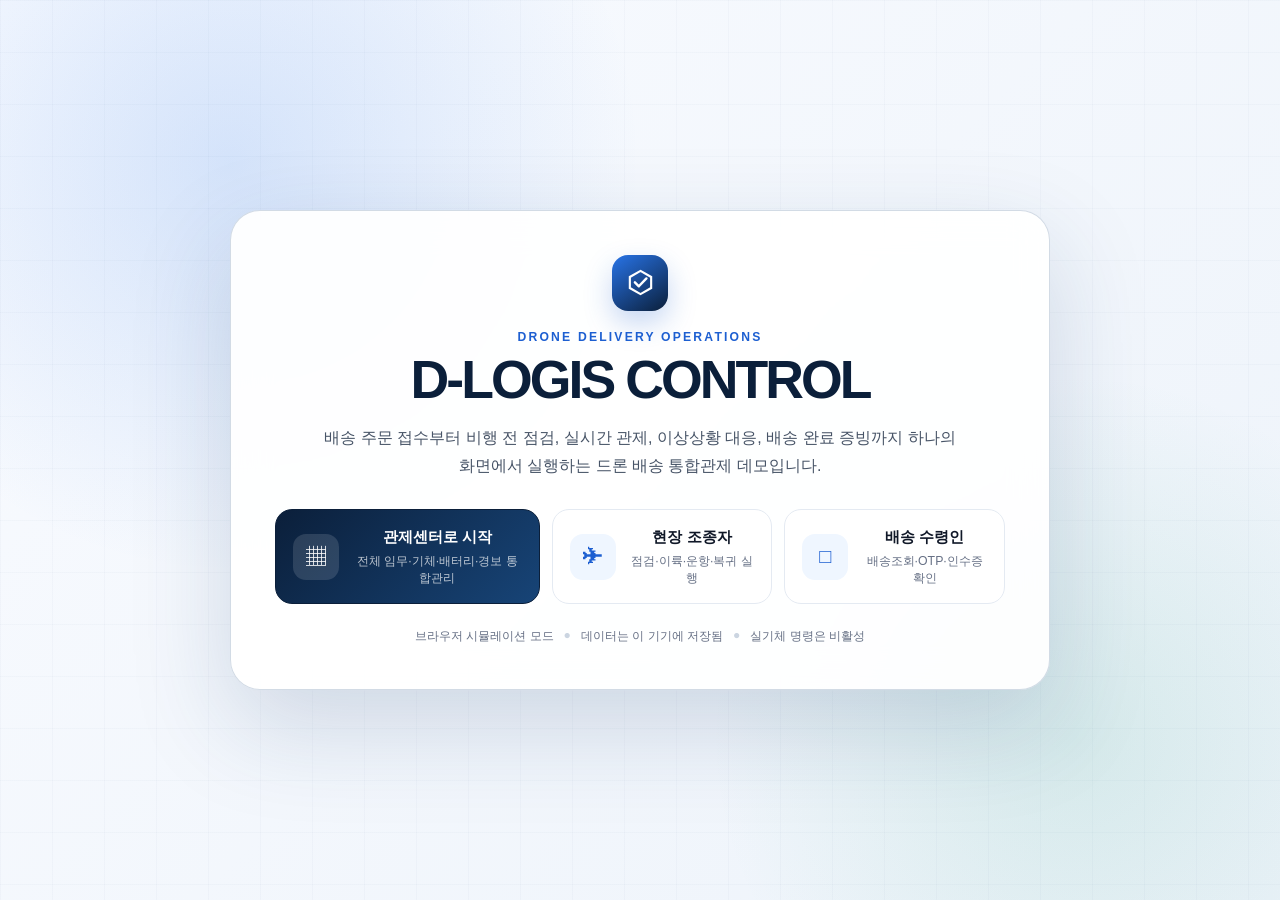
<file: index.html>
<!doctype html>
<html lang="ko">
<head>
  <meta charset="utf-8">
  <meta name="viewport" content="width=device-width,initial-scale=1,viewport-fit=cover">
  <meta name="theme-color" content="#0b1f3a">
  <meta name="description" content="드론 배송 임무·기체·배터리·안전경보·배송증빙 통합관제 웹앱">
  <title>D-LOGIS CONTROL · 드론 배송 통합관제</title>
  <link rel="manifest" href="./manifest.webmanifest">
  <link rel="icon" href="./app-icon.svg" type="image/svg+xml">
  <link rel="stylesheet" href="./styles.css">
  <link rel="stylesheet" href="./design-tokens.css">
  <link rel="stylesheet" href="./flow-sync.css">
  <link rel="stylesheet" href="./stagebar-ux.css">
  <link rel="stylesheet" href="./system-consistency.css">
  <link rel="stylesheet" href="./data-quality.css">
  <link rel="stylesheet" href="./modal-actions-fix.css">
  <link rel="stylesheet" href="./drone-detail-ux.css">
  <link rel="stylesheet" href="./asset-visuals.css">
  <link rel="stylesheet" href="./preflight-verification.css">
  <link rel="stylesheet" href="./operations-map.css">
  <link rel="stylesheet" href="./inline-live-map.css">
  <link rel="stylesheet" href="./map-resilience.css">
  <link rel="stylesheet" href="./excel-report.css">
  <link rel="stylesheet" href="./agency-report.css">
  <link rel="stylesheet" href="./responsive-layout.css">
  <link rel="stylesheet" href="./workspace-layout.css">
  <link rel="stylesheet" href="./notification-lifecycle.css">
  <link rel="stylesheet" href="./mission-repeat.css">
  <link rel="stylesheet" href="./maintenance-clearance.css">
</head>
<body>
  <div id="app"></div>
  <div id="modal-root"></div>
  <div id="toast-root" aria-live="polite"></div>
  <script src="./core.js" defer></script>
  <script src="./views.js" defer></script>
  <script src="./app.js" defer></script>
  <script src="./flow-sync-core.js" defer></script>
  <script src="./stage-sequence-fix.js" defer></script>
  <script src="./flow-sync-views.js" defer></script>
  <script src="./stagebar-ux.js" defer></script>
  <script src="./system-consistency.js" defer></script>
  <script src="./data-quality.js" defer></script>
  <script src="./precision-runtime.js" defer></script>
  <script src="./view-alias-fix.js" defer></script>
  <script src="./asset-visuals.js" defer></script>
  <script src="./preflight-verification.js" defer></script>
  <script src="./operations-map.js" defer></script>
  <script src="./map-resilience.js" defer></script>
  <script src="./inline-live-map.js" defer></script>
  <script src="./flow-sync-events.js" defer></script>
  <script src="./drone-detail-ux.js" defer></script>
  <script src="./modal-actions-fix.js" defer></script>
  <script src="./excel-report.js" defer></script>
  <script src="./layout-optimizer.js" defer></script>
  <script src="./report-observer-guard.js" defer></script>
  <script src="./agency-report.js" defer></script>
  <script src="./report-observer-release.js" defer></script>
  <script src="./button-stability.js" defer></script>
  <script src="./unified-report-mode.js" defer></script>
  <script src="./stable-report-controls.js" defer></script>
  <script src="./notification-lifecycle.js" defer></script>
  <script src="./interaction-stability.js" defer></script>
  <script src="./mission-repeat.js" defer></script>
  <script src="./mission-map-sync.js" defer></script>
  <script src="./maintenance-clearance.js" defer></script>
  <script src="./maintenance-view-integration.js" defer></script>
</body>
</html>
</file>
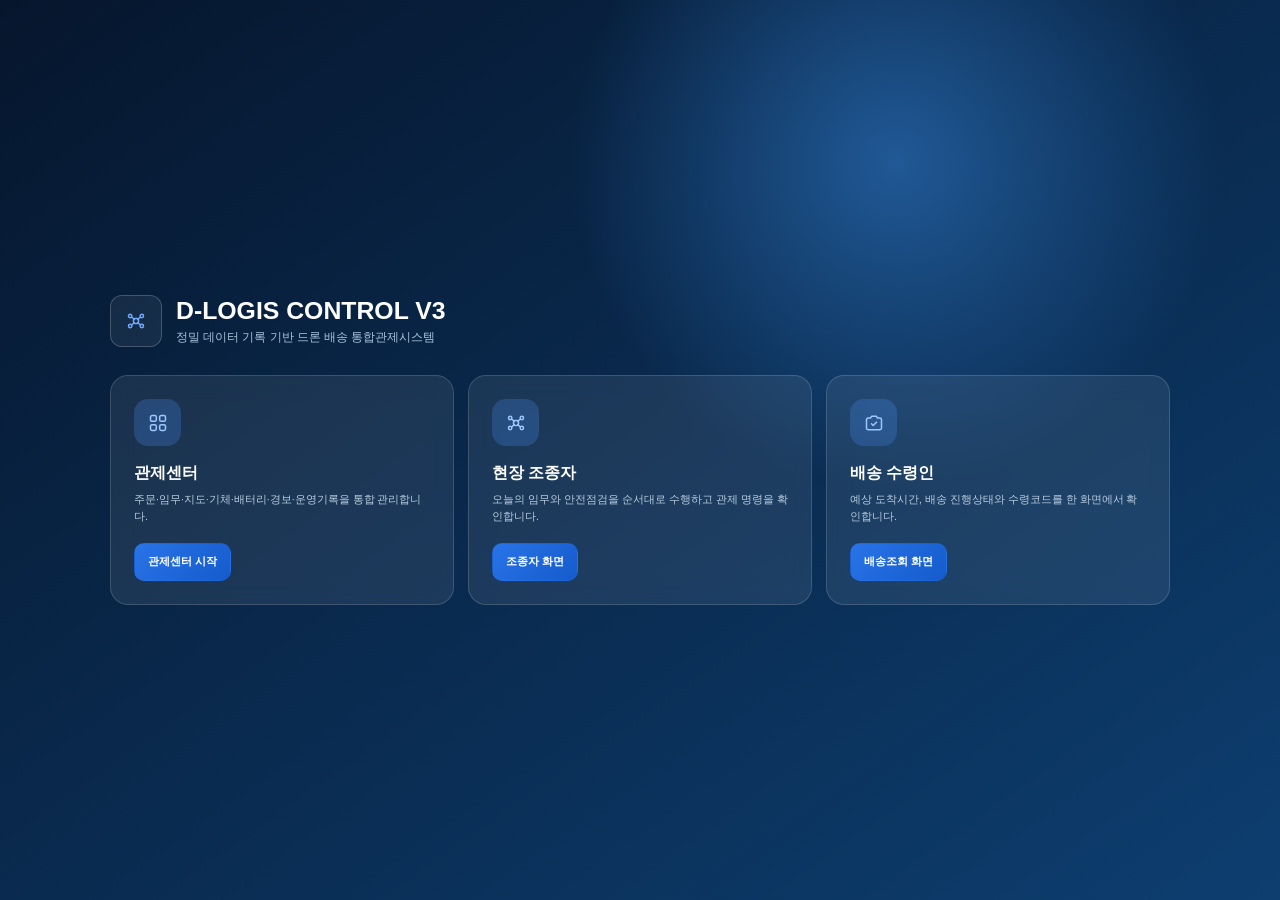
<file: v3/index.html>
<!doctype html>
<html lang="ko">
<head>
  <meta charset="utf-8">
  <meta name="viewport" content="width=device-width,initial-scale=1,viewport-fit=cover">
  <meta name="theme-color" content="#071b36">
  <meta name="description" content="드론 배송 임무·기체·배터리·안전·증빙·운영기록 통합관제시스템">
  <title>D-LOGIS CONTROL V3</title>
  <link rel="stylesheet" href="./styles.css">
  <link rel="stylesheet" href="./patch.css">
</head>
<body>
  <div id="app" aria-live="polite"></div>
  <div id="modal-root"></div>
  <div id="toast-root" class="toast-root" aria-live="assertive"></div>

  <script src="./data.js"></script>
  <script src="./map.js"></script>
  <script src="./reports.js"></script>
  <script src="./views.js"></script>
  <script src="./app.js"></script>
  <script src="./startup.js"></script>
</body>
</html>
</file>
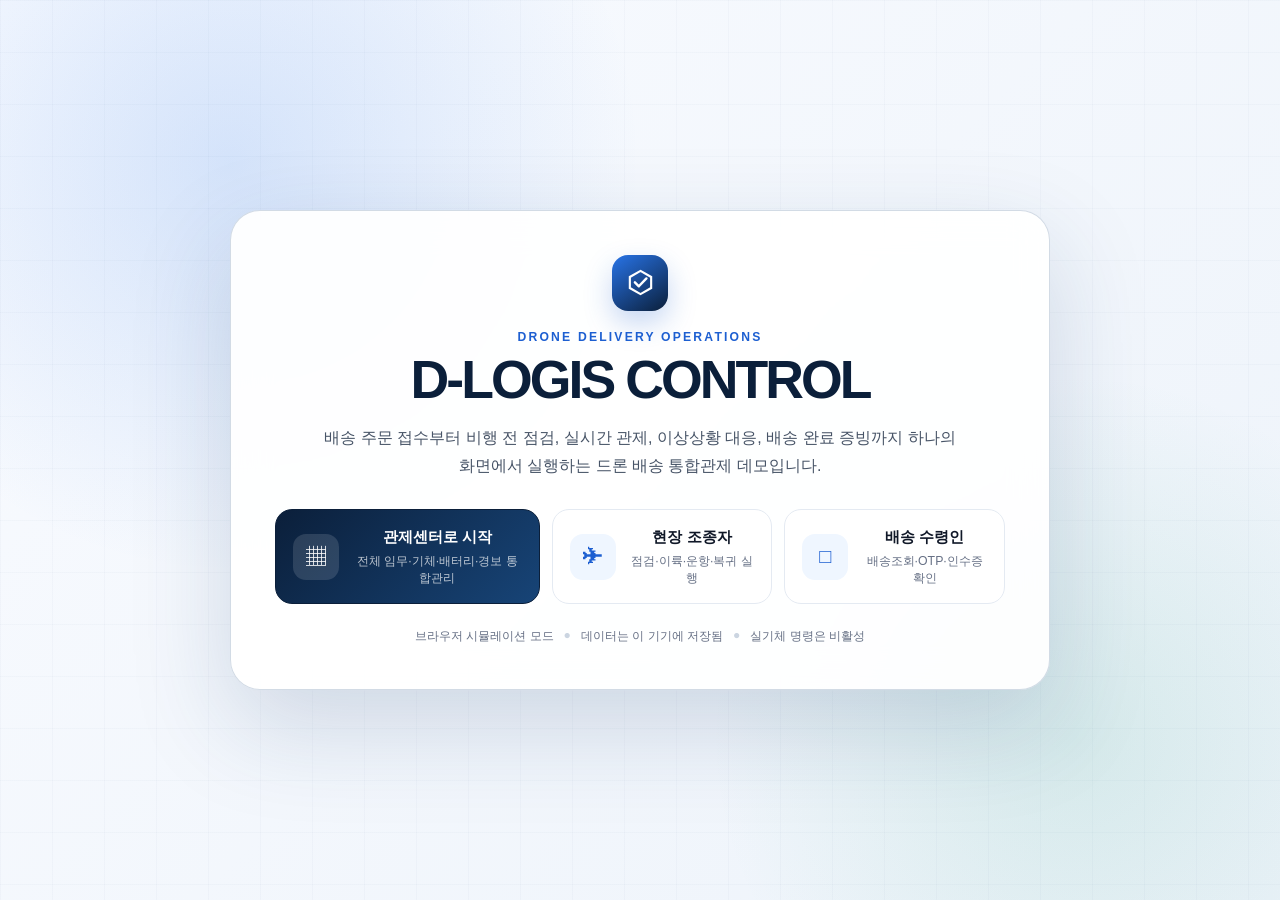
<file: map.html>
<!doctype html>
<html lang="ko">
<head>
  <meta charset="utf-8">
  <meta name="viewport" content="width=device-width,initial-scale=1,viewport-fit=cover">
  <meta name="theme-color" content="#0b1f3a">
  <meta name="description" content="Google Maps·Kakao Maps·OpenStreetMap 실시간 드론 배송 통합관제">
  <title>D-LOGIS CONTROL · 실시간 지도 관제</title>
  <link rel="manifest" href="./manifest.webmanifest">
  <link rel="icon" href="./app-icon.svg" type="image/svg+xml">
  <link rel="stylesheet" href="./styles.css">
  <link rel="stylesheet" href="./map.css">
</head>
<body>
  <div id="app"></div>
  <div id="modal-root"></div>
  <div id="toast-root" aria-live="polite"></div>
  <script src="./core.js" defer></script>
  <script src="./views.js" defer></script>
  <script src="./map-adapter.js" defer></script>
  <script src="./app.js" defer></script>
  <script src="./map-runtime.js" defer></script>
</body>
</html>
</file>
<file: styles.css>
:root{--navy:#0b1f3a;--navy2:#173d6d;--blue:#2874e8;--blue2:#1d5fd1;--blue50:#eff6ff;--green:#0d946c;--green50:#eefbf5;--amber:#d97706;--amber50:#fffbeb;--red:#d92d20;--red50:#fff4f3;--ink:#101828;--text:#475467;--muted:#667085;--line:#e4eaf2;--soft:#f7f9fc;--white:#fff;--side:258px;--top:70px;--r:16px;--shadow:0 1px 2px #1018280a,0 10px 28px #1e365b14}*{box-sizing:border-box}html{background:var(--soft)}body{margin:0;min-width:320px;min-height:100vh;background:var(--soft);color:var(--ink);font-family:Pretendard,"Noto Sans KR","Apple SD Gothic Neo",Inter,-apple-system,BlinkMacSystemFont,"Segoe UI",sans-serif;-webkit-font-smoothing:antialiased}button,input,select,textarea{font:inherit}button{color:inherit}.hidden{display:none!important}.muted{color:var(--muted)}.mono{font-family:ui-monospace,SFMono-Regular,Menlo,monospace;font-variant-numeric:tabular-nums}.welcome{position:fixed;inset:0;z-index:200;display:grid;place-items:center;padding:28px;overflow:auto;background:radial-gradient(circle at 18% 18%,#2874e82b,transparent 32%),radial-gradient(circle at 84% 82%,#0d946c1d,transparent 28%),linear-gradient(135deg,#f9fbff,#edf3fa)}.welcome:before{content:"";position:absolute;inset:0;opacity:.38;background-image:linear-gradient(#173d6d12 1px,transparent 1px),linear-gradient(90deg,#173d6d12 1px,transparent 1px);background-size:52px 52px}.welcome-card{position:relative;width:min(820px,100%);padding:44px;border:1px solid #cbd5e1d9;border-radius:30px;background:#ffffffed;box-shadow:0 36px 100px #173d6d2b;text-align:center;backdrop-filter:blur(18px)}.brand-symbol{width:56px;height:56px;display:inline-grid;place-items:center;border-radius:16px;background:linear-gradient(145deg,var(--blue),var(--navy));box-shadow:0 12px 28px #1d5fd140;color:#fff}.brand-symbol svg{width:31px;height:31px}.eyebrow{margin:19px 0 8px;color:var(--blue2);font-size:.76rem;font-weight:900;letter-spacing:.18em}.welcome h1{margin:0;color:var(--navy);font-size:clamp(2rem,6vw,3.35rem);line-height:1.04;letter-spacing:-.055em}.welcome-copy{max-width:650px;margin:17px auto 29px;color:var(--text);line-height:1.75}.role-grid{display:grid;grid-template-columns:1.2fr 1fr 1fr;gap:12px;text-align:left}.role-card{display:flex;align-items:center;gap:14px;min-height:92px;padding:17px;border:1px solid var(--line);border-radius:17px;background:#fff;cursor:pointer;transition:.18s}.role-card:hover{transform:translateY(-2px);border-color:#9fc3fa;box-shadow:0 14px 28px #234c7e1f}.role-card.primary{color:#fff;border-color:var(--navy);background:linear-gradient(135deg,var(--navy),#174477)}.role-icon{width:46px;height:46px;flex:0 0 46px;display:grid;place-items:center;border-radius:13px;background:var(--blue50);color:var(--blue2);font-size:1.25rem}.primary .role-icon{background:#ffffff21;color:#fff}.role-card strong{display:block;font-size:.95rem}.role-card small{display:block;margin-top:5px;color:var(--muted);font-size:.77rem;line-height:1.35}.primary small{color:#ffffffb8}.welcome-note{display:flex;justify-content:center;gap:10px;flex-wrap:wrap;margin-top:24px;color:var(--muted);font-size:.76rem}.dot{color:#cbd5e1}.shell{min-height:100vh}.topbar{position:fixed;z-index:90;top:0;left:0;right:0;height:var(--top);display:flex;align-items:center;padding:0 20px 0 22px;border-bottom:1px solid var(--line);background:#fffffff2;backdrop-filter:blur(18px)}.brand{display:flex;align-items:center;gap:11px;width:calc(var(--side) - 22px);color:var(--navy)}.brand .brand-symbol{width:38px;height:38px;border-radius:11px;box-shadow:none}.brand .brand-symbol svg{width:22px;height:22px}.brand-title{font-size:.96rem;font-weight:900}.brand-sub{margin-top:2px;color:var(--muted);font-size:.64rem;font-weight:700;letter-spacing:.08em}.topbar-main{display:flex;align-items:center;justify-content:space-between;gap:16px;flex:1}.topbar-context,.top-actions{display:flex;align-items:center;gap:10px}.menu-btn{display:none;width:40px;height:40px;border:1px solid var(--line);border-radius:11px;background:#fff;cursor:pointer}.context-title{font-weight:850}.context-sub{margin-top:2px;color:var(--muted);font-size:.72rem}.live-pill,.mode-pill{display:flex;align-items:center;gap:7px;padding:8px 11px;border-radius:999px;font-size:.73rem;font-weight:800}.live-pill{color:#087454;background:var(--green50);border:1px solid #c7efde}.mode-pill{color:#b45309;background:var(--amber50);border:1px solid #f4dfaa}.live-dot{width:7px;height:7px;border-radius:50%;background:var(--green);box-shadow:0 0 0 4px #0d946c1f;animation:pulse 2s infinite}.role-switch{position:relative}.avatar-btn{display:flex;align-items:center;gap:9px;padding:5px 7px 5px 5px;border:1px solid var(--line);border-radius:12px;background:#fff;cursor:pointer}.avatar{width:33px;height:33px;display:grid;place-items:center;border-radius:10px;background:var(--navy);color:#fff;font-size:.76rem;font-weight:900}.avatar-copy{text-align:left}.avatar-copy strong{display:block;font-size:.78rem}.avatar-copy small{display:block;margin-top:2px;color:var(--muted);font-size:.66rem}.role-menu{position:absolute;top:49px;right:0;width:206px;padding:8px;border:1px solid var(--line);border-radius:14px;background:#fff;box-shadow:0 20px 52px #10182829}.role-menu button{width:100%;display:flex;gap:10px;padding:11px;border:0;border-radius:9px;background:transparent;text-align:left;cursor:pointer}.role-menu button:hover{background:var(--soft)}.role-menu .danger{color:#b42318}.sidebar{position:fixed;z-index:80;top:var(--top);bottom:0;left:0;width:var(--side);display:flex;flex-direction:column;padding:17px 13px 18px;border-right:1px solid var(--line);background:#fff}.nav-label{padding:6px 11px 8px;color:#98a2b3;font-size:.65rem;font-weight:900;letter-spacing:.13em}.nav{display:grid;gap:4px}.nav button{display:flex;align-items:center;gap:11px;width:100%;padding:11px 12px;border:0;border-radius:11px;background:transparent;color:var(--text);font-weight:750;text-align:left;cursor:pointer}.nav button:hover{background:var(--soft);color:var(--navy)}.nav button.active{color:var(--blue2);background:var(--blue50)}.nav-icon{width:22px;text-align:center}.nav-badge{margin-left:auto;min-width:21px;padding:2px 6px;border-radius:999px;background:#fee4e2;color:#b42318;font-size:.64rem;text-align:center}.sidebar-spacer{flex:1}.connection-card{padding:14px;border:1px solid var(--line);border-radius:14px;background:var(--soft)}.connection-row{display:flex;align-items:center;justify-content:space-between;gap:8px}.connection-card strong{font-size:.78rem}.connection-card p{margin:7px 0 0;color:var(--muted);font-size:.68rem;line-height:1.45}.main{min-height:100vh;margin-left:var(--side);padding:calc(var(--top) + 27px) 28px 38px}.page{max-width:1560px;margin:0 auto}.page-head{display:flex;align-items:flex-end;justify-content:space-between;gap:20px;margin-bottom:20px}.page-head h1{margin:0;color:var(--navy);font-size:1.65rem;letter-spacing:-.045em}.page-head p{margin:7px 0 0;color:var(--muted);font-size:.84rem}.actions{display:flex;gap:8px;flex-wrap:wrap}.btn{display:inline-flex;align-items:center;justify-content:center;gap:7px;min-height:39px;padding:9px 14px;border:1px solid var(--line);border-radius:10px;background:#fff;font-size:.79rem;font-weight:800;cursor:pointer;transition:.18s}.btn:hover{transform:translateY(-1px);border-color:#acc9f5;box-shadow:0 7px 15px #234c7e1a}.btn.primary{color:#fff;border-color:var(--blue2);background:var(--blue2)}.btn.green{color:#fff;border-color:#087454;background:#087454}.btn.danger{color:#b42318;border-color:#f6c2bd;background:var(--red50)}.btn.warning{color:#b45309;border-color:#f0d69a;background:var(--amber50)}.btn:disabled{opacity:.45;cursor:not-allowed;transform:none;box-shadow:none}.btn.small{min-height:32px;padding:6px 10px;font-size:.71rem}.btn.icon{width:39px;padding:0}.grid{display:grid;gap:16px}.kpi-grid{grid-template-columns:repeat(4,minmax(0,1fr));margin-bottom:16px}.kpi,.card,.entity{border:1px solid var(--line);border-radius:var(--r);background:#fff;box-shadow:var(--shadow)}.kpi{padding:19px}.kpi-top,.entity-top,.detail-hero-top{display:flex;align-items:center;justify-content:space-between;gap:10px}.kpi-label{color:var(--muted);font-size:.75rem;font-weight:750}.kpi-icon{width:36px;height:36px;display:grid;place-items:center;border-radius:11px;background:var(--blue50);color:var(--blue2)}.kpi-value{margin-top:13px;color:var(--navy);font-size:1.72rem;font-weight:900}.kpi-foot{display:flex;gap:6px;margin-top:6px;color:var(--muted);font-size:.7rem}.trend{color:#087454;font-weight:800}.dashboard-grid{grid-template-columns:minmax(0,1.65fr) minmax(320px,.82fr)}.stack{display:grid;gap:16px}.card{overflow:hidden}.card-head{display:flex;align-items:center;justify-content:space-between;gap:15px;padding:16px 18px;border-bottom:1px solid #eef2f7}.card-head h2,.card-head h3{margin:0;color:var(--navy);font-size:.95rem}.card-head p{margin:4px 0 0;color:var(--muted);font-size:.7rem}.card-body{padding:18px}.map{position:relative;min-height:478px;overflow:hidden;background:linear-gradient(155deg,#f2f7fb,#e7eef6)}.map:before{content:"";position:absolute;inset:0;background-image:linear-gradient(29deg,transparent 48%,#94a3b82a 49%,#94a3b82a 51%,transparent 52%),linear-gradient(-26deg,transparent 48%,#94a3b821 49%,#94a3b821 51%,transparent 52%);background-size:130px 100px,160px 130px}.map-water{position:absolute;right:-40px;bottom:-80px;width:43%;height:65%;border-radius:55% 0 0;background:linear-gradient(145deg,#d9effc,#b9dcf4);transform:rotate(-8deg)}.map-road{position:absolute;height:10px;border:3px solid #fffffff0;border-left:0;border-right:0;background:#cdd7e2}.r1{width:75%;left:5%;top:55%;transform:rotate(-13deg)}.r2{width:62%;left:18%;top:21%;transform:rotate(28deg)}.r3{width:48%;left:39%;top:75%;transform:rotate(-61deg)}.route{position:absolute;left:15%;top:68%;width:67%;height:2px;border-top:3px dashed var(--blue);transform:rotate(-24deg);transform-origin:left}.route:before,.route:after{content:"";position:absolute;top:-7px;width:12px;height:12px;border:3px solid #fff;border-radius:50%;background:var(--blue);box-shadow:0 2px 6px #1018283d}.route:before{left:-5px}.route:after{right:-5px}.drone-marker{position:absolute;z-index:4;transform:translate(-50%,-50%);transition:left 1s linear,top 1s linear}.drone-marker button{width:38px;height:38px;display:grid;place-items:center;border:4px solid #fff;border-radius:50%;background:var(--navy);color:#fff;box-shadow:0 7px 16px #0b1f3a47;cursor:pointer}.drone-marker.active button{background:var(--blue)}.drone-marker.warning button{background:var(--amber)}.marker-label{position:absolute;top:43px;left:50%;padding:5px 8px;border-radius:7px;background:#061426e0;color:#fff;font-size:.62rem;font-weight:800;white-space:nowrap;transform:translateX(-50%)}.map-legend{position:absolute;z-index:5;left:14px;bottom:14px;display:flex;gap:8px;padding:8px 10px;border:1px solid #cbd5e1cc;border-radius:10px;background:#ffffffe6;font-size:.66rem}.legend-item{display:flex;align-items:center;gap:5px}.legend-dot,.alert-severity{width:8px;height:8px;border-radius:50%;background:var(--blue)}.legend-dot.amber,.alert-severity{background:var(--amber)}.mission-mini,.alert-list{display:grid;gap:9px}.mini-row{display:grid;grid-template-columns:37px minmax(0,1fr) auto;align-items:center;gap:10px;padding:11px;border:1px solid #eef2f7;border-radius:12px;cursor:pointer}.mini-row:hover{border-color:#b8d2f7;background:var(--blue50)}.mini-number{width:37px;height:37px;display:grid;place-items:center;border-radius:10px;background:#eef2f7;color:var(--navy);font-size:.68rem;font-weight:900}.mini-row strong,.alert-row strong{display:block;font-size:.78rem;overflow:hidden;text-overflow:ellipsis;white-space:nowrap}.mini-row small{display:block;margin-top:4px;color:var(--muted);font-size:.66rem}.progress,.bar{height:7px;border-radius:999px;background:#eef2f7;overflow:hidden}.progress span,.bar span{display:block;height:100%;border-radius:inherit;background:linear-gradient(90deg,var(--blue),#54a0ff)}.alert-row{display:grid;grid-template-columns:9px minmax(0,1fr) auto;gap:10px;align-items:start;padding:11px 12px;border:1px solid #eef2f7;border-radius:11px}.alert-severity.CRITICAL{background:var(--red)}.alert-severity.INFO{background:var(--blue)}.alert-row p{margin:4px 0 0;color:var(--muted);font-size:.66rem;line-height:1.45}.status{display:inline-flex;align-items:center;gap:5px;padding:5px 8px;border-radius:999px;font-size:.65rem;font-weight:850;white-space:nowrap}.status:before{content:"";width:6px;height:6px;border-radius:50%;background:currentColor}.status.green{color:#087454;background:var(--green50)}.status.blue{color:var(--blue2);background:var(--blue50)}.status.amber{color:#b45309;background:var(--amber50)}.status.red{color:#b42318;background:var(--red50)}.status.gray{color:var(--text);background:#eef2f7}.toolbar{display:flex;align-items:center;justify-content:space-between;gap:12px;padding:14px 16px;border-bottom:1px solid #eef2f7}.filters{display:flex;gap:8px;flex-wrap:wrap}.input,.select,.textarea{width:100%;min-height:41px;padding:9px 11px;border:1px solid var(--line);border-radius:10px;background:#fff;color:var(--ink);outline:none}.input:focus,.select:focus,.textarea:focus{border-color:#3b82f6;box-shadow:0 0 0 3px #3b82f61f}.toolbar .input{width:230px}.toolbar .select{width:auto;min-width:130px}.table-wrap{overflow:auto}.table{width:100%;border-collapse:collapse;font-size:.75rem}.table th{padding:11px 14px;border-bottom:1px solid var(--line);background:var(--soft);color:var(--muted);font-size:.67rem;text-align:left;white-space:nowrap}.table td{padding:13px 14px;border-bottom:1px solid #eef2f7}.table tbody tr{cursor:pointer}.table tbody tr:hover,.table tbody tr.selected{background:var(--blue50)}.table strong{display:block;font-size:.76rem}.table small{display:block;margin-top:3px;color:var(--muted);font-size:.64rem}.split{display:grid;grid-template-columns:minmax(0,1.25fr) minmax(340px,.75fr);gap:16px}.detail-panel{position:sticky;top:calc(var(--top) + 24px);align-self:start}.empty{padding:50px 20px;text-align:center;color:var(--muted)}.empty-icon{width:52px;height:52px;display:grid;place-items:center;margin:0 auto 12px;border-radius:15px;background:#eef2f7;font-size:1.35rem}.detail-hero{padding:18px;background:linear-gradient(135deg,var(--navy),#194c84);color:#fff}.detail-hero h3{margin:4px 0 0;font-size:1.08rem}.detail-hero p{margin:8px 0 0;color:#ffffffb3;font-size:.7rem}.detail-grid{display:grid;grid-template-columns:1fr 1fr;gap:10px;padding:15px}.detail-item{padding:11px;border:1px solid #eef2f7;border-radius:10px;background:var(--soft)}.detail-item span,.metric span{display:block;color:var(--muted);font-size:.62rem}.detail-item strong,.metric strong{display:block;margin-top:5px;font-size:.76rem}.checklist{display:grid;gap:7px;padding:0 15px 15px}.check-row{display:flex;align-items:center;gap:10px;padding:10px;border:1px solid #eef2f7;border-radius:9px;background:#fff;font-size:.72rem;cursor:pointer}.check-row.done{color:#087454;border-color:#c9efdf;background:var(--green50)}.check-box{width:18px;height:18px;display:grid;place-items:center;border:1px solid #cbd5e1;border-radius:5px}.done .check-box{color:#fff;border-color:var(--green);background:var(--green)}.detail-actions{display:flex;gap:7px;flex-wrap:wrap;padding:15px;border-top:1px solid #eef2f7}.entity-grid{grid-template-columns:repeat(3,minmax(0,1fr))}.entity{padding:17px}.entity h3{margin:0;font-size:.92rem}.entity p{margin:5px 0 0;color:var(--muted);font-size:.68rem}.metric-row{display:grid;grid-template-columns:repeat(3,1fr);gap:7px;margin-top:15px}.metric{padding:9px;border-radius:9px;background:var(--soft);text-align:center}.bar{margin-top:13px}.bar span{background:var(--green)}.bar.warning span{background:var(--amber)}.bar.danger span{background:var(--red)}.chart{display:flex;align-items:flex-end;gap:9px;height:190px;padding:18px 12px 8px;border-bottom:1px solid #eef2f7}.chart-col{flex:1;display:flex;flex-direction:column;align-items:center;justify-content:flex-end;gap:7px;height:100%}.chart-bar{width:min(34px,70%);border-radius:8px 8px 3px 3px;background:linear-gradient(#3b82f6,var(--blue2));min-height:4px}.chart-col small{color:var(--muted);font-size:.62rem}.form-grid{display:grid;grid-template-columns:1fr 1fr;gap:14px}.field.full{grid-column:1/-1}.field label{display:block;margin-bottom:7px;color:#344054;font-size:.7rem;font-weight:800}.field-help{margin-top:6px;color:var(--muted);font-size:.63rem;line-height:1.45}.connection-status{display:flex;align-items:center;gap:11px;padding:14px;border:1px solid var(--line);border-radius:12px;background:var(--soft)}.connection-light{width:12px;height:12px;border-radius:50%;background:#98a2b3}.connection-light.online{background:var(--green);box-shadow:0 0 0 5px #0d946c1f}.connection-light.failed{background:var(--red);box-shadow:0 0 0 5px #d92d201a}.codebox{padding:14px;border-radius:11px;background:#061426;color:#dcecff;font-family:ui-monospace,SFMono-Regular,Menlo,monospace;font-size:.67rem;line-height:1.65;overflow:auto}.mobile-role{max-width:520px;margin:0 auto;padding:calc(var(--top) + 20px) 16px 35px}.mobile-hero{padding:20px;border-radius:20px;background:linear-gradient(145deg,var(--navy),#174b82);color:#fff;box-shadow:0 18px 38px #173d6d33}.mobile-hero .status{background:#ffffff24;color:#fff}.mobile-hero h1{margin:13px 0 6px;font-size:1.35rem}.mobile-hero p{margin:0;color:#ffffffb8;font-size:.73rem}.mobile-stats{display:grid;grid-template-columns:repeat(3,1fr);gap:8px;margin-top:16px}.mobile-stat{padding:10px;border-radius:11px;background:#ffffff1a;text-align:center}.mobile-stat span{display:block;color:#ffffff9e;font-size:.58rem}.mobile-stat strong{display:block;margin-top:4px;font-size:.8rem}.timeline-row{position:relative;display:grid;grid-template-columns:24px 1fr;gap:11px;padding-bottom:18px}.timeline-row:not(:last-child):before{content:"";position:absolute;left:11px;top:21px;bottom:-1px;width:2px;background:var(--line)}.timeline-dot{width:24px;height:24px;display:grid;place-items:center;border:2px solid var(--line);border-radius:50%;background:#fff;color:#98a2b3;font-size:.59rem;z-index:1}.timeline-row.done .timeline-dot{border-color:var(--green);background:var(--green);color:#fff}.timeline-row.active .timeline-dot{border-color:var(--blue);background:var(--blue);color:#fff;box-shadow:0 0 0 5px #2874e81c}.timeline-row strong{display:block;margin-top:3px;font-size:.76rem}.timeline-row small{display:block;margin-top:4px;color:var(--muted);font-size:.65rem}.otp{display:flex;justify-content:center;gap:7px;margin:17px 0}.otp span{width:42px;height:50px;display:grid;place-items:center;border:1px solid var(--line);border-radius:11px;background:var(--soft);color:var(--navy);font-size:1.15rem;font-weight:900}.bottom-actions{display:grid;grid-template-columns:1fr 1fr;gap:9px;margin-top:13px}.bottom-actions .btn{min-height:47px}.modal-backdrop{position:fixed;z-index:300;inset:0;display:grid;place-items:center;padding:20px;background:#0614268c;backdrop-filter:blur(4px)}.modal{width:min(720px,100%);max-height:calc(100vh - 40px);overflow:auto;border-radius:21px;background:#fff;box-shadow:0 40px 100px #0614264d}.modal-head{display:flex;justify-content:space-between;align-items:center;padding:18px 20px;border-bottom:1px solid #eef2f7}.modal-head h2{margin:0;font-size:1.08rem}.modal-body{padding:20px}.modal-foot{display:flex;justify-content:flex-end;gap:8px;padding:15px 20px;border-top:1px solid #eef2f7}#toast-root{position:fixed;z-index:500;right:18px;bottom:18px;display:grid;gap:9px;width:min(390px,calc(100% - 36px))}.toast{display:grid;grid-template-columns:30px 1fr auto;gap:10px;align-items:start;padding:13px;border:1px solid var(--line);border-radius:13px;background:#fff;box-shadow:0 16px 44px #1018282e;animation:toastIn .22s}.toast-icon{width:30px;height:30px;display:grid;place-items:center;border-radius:9px;background:var(--blue50);color:var(--blue2)}.toast.success .toast-icon{background:var(--green50);color:#087454}.toast.error .toast-icon{background:var(--red50);color:#b42318}.toast strong{display:block;font-size:.75rem}.toast p{margin:4px 0 0;color:var(--muted);font-size:.67rem}.toast button{border:0;background:none;color:#98a2b3;cursor:pointer}@keyframes pulse{50%{opacity:.42}}@keyframes toastIn{from{opacity:0;transform:translateY(8px)}}@media(max-width:1180px){.kpi-grid{grid-template-columns:repeat(2,1fr)}.dashboard-grid,.split{grid-template-columns:1fr}.detail-panel{position:static}.entity-grid{grid-template-columns:repeat(2,1fr)}}@media(max-width:860px){.topbar{padding:0 13px}.brand{width:auto}.brand-copy{display:none}.topbar-main{margin-left:10px}.menu-btn{display:grid;place-items:center}.context-sub,.mode-pill,.live-pill span{display:none}.live-pill{padding:10px}.sidebar{transform:translateX(-105%);box-shadow:20px 0 50px #0614262e;transition:.18s}.sidebar.open{transform:none}.sidebar-backdrop{position:fixed;z-index:75;inset:var(--top) 0 0;background:#06142673}.main{margin-left:0;padding:calc(var(--top) + 20px) 15px 30px}.page-head{align-items:flex-start;flex-direction:column}.page-head .actions{width:100%}.toolbar{align-items:stretch;flex-direction:column}.toolbar .input,.toolbar .select{width:100%}.role-grid{grid-template-columns:1fr}.welcome-card{padding:31px 20px}.avatar-copy{display:none}.entity-grid,.form-grid{grid-template-columns:1fr}.field.full{grid-column:auto}.mobile-role{padding-top:calc(var(--top) + 15px)}}@media(max-width:560px){.welcome{padding:14px}.welcome-card{border-radius:22px}.welcome-copy{font-size:.86rem}.role-card{min-height:78px}.kpi-grid{grid-template-columns:1fr 1fr;gap:10px}.kpi{padding:14px}.kpi-value{font-size:1.35rem}.map{min-height:360px}.card-head,.card-body{padding:14px}.main{padding-left:10px;padding-right:10px}.page-head h1{font-size:1.4rem}.top-actions{gap:5px}.avatar-btn{padding:4px}.bottom-actions{grid-template-columns:1fr}.table th,.table td{padding:11px 10px}}
</file>
<file: design-tokens.css>
/*
 * Canonical D-LOGIS design-token aliases.
 *
 * The original interface uses compact tokens such as --blue and --line, while
 * later operational modules use scale tokens such as --blue-600 and
 * --slate-200. Keeping both names mapped to the same palette prevents invalid
 * CSS declarations and invisible active-control text.
 */
:root{
  --navy-900:var(--navy,#0b1f3a);
  --navy-800:var(--navy2,#173d6d);

  --blue-50:var(--blue50,#eff6ff);
  --blue-100:#dbeafe;
  --blue-400:#60a5fa;
  --blue-500:var(--blue,#2874e8);
  --blue-600:var(--blue2,#1d5fd1);
  --blue-700:#174a8b;

  --green-50:var(--green50,#eefbf5);
  --green-600:var(--green,#0d946c);
  --green-700:#087454;
  --green-800:#065f46;

  --amber-50:var(--amber50,#fffbeb);
  --amber-600:var(--amber,#d97706);
  --amber-700:#b45309;

  --red-50:var(--red50,#fff4f3);
  --red-600:var(--red,#d92d20);
  --red-700:#b42318;

  --slate-50:var(--soft,#f7f9fc);
  --slate-100:#f2f4f7;
  --slate-200:var(--line,#e4eaf2);
  --slate-300:#d0d5dd;
  --slate-400:#98a2b3;
  --slate-500:var(--muted,#667085);
  --slate-600:var(--text,#475467);
  --slate-700:#344054;
  --slate-900:var(--ink,#101828);

  --shadow-soft:var(--shadow,0 1px 2px #1018280a,0 10px 28px #1e365b14);
}

/* Mission range tabs always expose a readable label and count. */
.mission-scope-tab{
  color:var(--slate-600,#475467);
  background:#fff;
  border-color:var(--slate-200,#e4eaf2);
}
.mission-scope-tab>span,
.mission-scope-tab>b{
  display:block;
  opacity:1;
  visibility:visible;
  text-indent:0;
}
.mission-scope-tab>span{
  color:inherit;
  font-weight:800;
  white-space:nowrap;
}
.mission-scope-tab>b{
  color:var(--slate-600,#475467);
  background:var(--slate-100,#f2f4f7);
}
.mission-scope-tab.active,
.mission-scope-tab[aria-selected="true"]{
  color:#fff;
  background:var(--blue-600,#1d5fd1);
  border-color:var(--blue-500,#2874e8);
}
.mission-scope-tab.active>span,
.mission-scope-tab[aria-selected="true"]>span,
.mission-scope-tab.active>b,
.mission-scope-tab[aria-selected="true"]>b{
  color:#fff;
}
.mission-scope-tab.active>b,
.mission-scope-tab[aria-selected="true"]>b{
  background:rgba(255,255,255,.2);
}
.mission-scope-tab:focus-visible{
  outline:3px solid rgba(40,116,232,.25);
  outline-offset:2px;
}
</file>
<file: flow-sync.css>
/* D-LOGIS connected mission flow patch */
:root{--flow-blue:#2874e8;--flow-navy:#0b1f3a;--flow-green:#0d946c;--flow-amber:#d97706;--flow-red:#d92d20;--flow-soft:#f5f8fc}
.num{font-variant-numeric:tabular-nums;letter-spacing:-.015em}
.drone-name{display:block;font-weight:820;color:var(--slate-900);font-size:.72rem}
.drone-meta{display:block;color:var(--slate-500);font-size:.57rem;margin-top:3px}
.drone-mission{display:block;color:var(--blue-700);font-size:.55rem;margin-top:4px;font-weight:700}
.flow-overview{display:grid;grid-template-columns:repeat(4,minmax(0,1fr));gap:10px;margin-bottom:14px}
.flow-overview-item{background:#fff;border:1px solid var(--slate-200);border-radius:12px;padding:13px 14px;box-shadow:var(--shadow-soft)}
.flow-overview-item span{display:block;color:var(--slate-500);font-size:.57rem}
.flow-overview-item strong{display:block;color:var(--navy-900);font-size:1.12rem;margin-top:6px}
.mission-stagebar{display:grid;grid-template-columns:repeat(8,minmax(70px,1fr));gap:0;padding:15px 14px 17px;border-bottom:1px solid var(--slate-100);overflow:auto;background:#fbfcfe}
.stage-item{position:relative;min-width:76px;text-align:center;color:var(--slate-400);font-size:.54rem;font-weight:720;padding-top:33px}
.stage-item::before{content:"";position:absolute;left:0;right:0;top:14px;height:2px;background:var(--slate-200)}
.stage-item:first-child::before{left:50%}.stage-item:last-child::before{right:50%}
.stage-dot{position:absolute;z-index:2;top:5px;left:50%;transform:translateX(-50%);width:20px;height:20px;border-radius:50%;display:grid;place-items:center;border:2px solid var(--slate-300);background:#fff;color:var(--slate-500);font-size:.55rem}
.stage-item.done{color:var(--green-700)}.stage-item.done::before{background:#8bd8bf}.stage-item.done .stage-dot{background:var(--green-600);border-color:var(--green-600);color:#fff}
.stage-item.active{color:var(--blue-700)}.stage-item.active .stage-dot{background:var(--blue-600);border-color:var(--blue-600);color:#fff;box-shadow:0 0 0 5px rgba(40,116,232,.12)}
.stage-item.active::before{background:linear-gradient(90deg,#8bd8bf,var(--blue-400))}
.current-operation{margin:14px;border:1px solid #cfe0fb;border-radius:12px;background:linear-gradient(145deg,#f7fbff,#eef5ff);padding:13px 14px}
.current-operation.success{border-color:#b8e7d6;background:var(--green-50)}
.current-operation.error{border-color:#f1c0bc;background:var(--red-50)}
.current-operation-head{display:flex;align-items:flex-start;justify-content:space-between;gap:12px}
.current-operation-head strong{display:block;font-size:.7rem;color:var(--navy-900)}
.current-operation-head small{display:block;font-size:.54rem;color:var(--slate-500);margin-top:3px}
.operation-progress{height:7px;border-radius:99px;background:#dfe7f1;overflow:hidden;margin-top:11px}
.operation-progress span{display:block;height:100%;border-radius:inherit;background:linear-gradient(90deg,var(--blue-500),var(--blue-700));transition:width .25s ease}
.current-operation.success .operation-progress span{background:var(--green-600)}
.current-operation.error .operation-progress span{background:var(--red-600)}
.operation-message{display:flex;align-items:center;gap:7px;margin-top:9px;color:var(--slate-700);font-size:.59rem;font-weight:690}
.operation-spinner{width:13px;height:13px;border-radius:50%;border:2px solid #b5c9e8;border-top-color:var(--blue-600);animation:flowSpin .75s linear infinite}
@keyframes flowSpin{to{transform:rotate(360deg)}}
.operation-steps{display:grid;gap:6px;margin-top:11px}
.operation-step{display:grid;grid-template-columns:18px 1fr auto;align-items:center;gap:8px;padding:7px 8px;border-radius:8px;background:rgba(255,255,255,.7);font-size:.56rem;color:var(--slate-500)}
.operation-step i{width:18px;height:18px;border-radius:50%;display:grid;place-items:center;background:var(--slate-100);font-style:normal;font-size:.53rem}
.operation-step.processing{color:var(--blue-700);font-weight:750}.operation-step.processing i{background:var(--blue-100);color:var(--blue-700)}
.operation-step.done{color:var(--green-700)}.operation-step.done i{background:var(--green-600);color:#fff}
.operation-step.error{color:var(--red-700)}.operation-step.error i{background:var(--red-600);color:#fff}
.operation-step time{font-size:.5rem;color:var(--slate-400)}
.next-action-box{margin:0 14px 14px;padding:11px 12px;border-radius:10px;border:1px dashed #b9c9db;background:#fff}
.next-action-box span{display:block;color:var(--slate-500);font-size:.54rem}.next-action-box strong{display:block;margin-top:4px;font-size:.65rem;color:var(--navy-900)}
.history-panel{border-top:1px solid var(--slate-100)}
.history-list{padding:5px 14px 15px;display:grid;gap:0}
.history-row{position:relative;display:grid;grid-template-columns:68px 12px 1fr;gap:8px;padding:7px 0;font-size:.56rem}
.history-row time{color:var(--slate-500);font-variant-numeric:tabular-nums}.history-row i{width:9px;height:9px;border-radius:50%;background:var(--blue-500);margin-top:3px}.history-row div strong{display:block;font-size:.59rem}.history-row div small{display:block;color:var(--slate-500);margin-top:2px}
.operation-overlay{position:fixed;z-index:300;inset:0;background:rgba(5,22,45,.46);backdrop-filter:blur(3px);display:grid;place-items:center;padding:18px}
.operation-modal{width:min(520px,100%);background:#fff;border-radius:18px;box-shadow:0 28px 80px rgba(0,0,0,.25);overflow:hidden}
.operation-modal-head{padding:17px 18px;background:linear-gradient(145deg,var(--navy-900),#184f89);color:#fff;display:flex;justify-content:space-between;gap:12px}
.operation-modal-head h2{font-size:.95rem;margin:0}.operation-modal-head p{font-size:.57rem;color:#bed1e5;margin:5px 0 0}.operation-modal-head .operation-percent{font-size:1.35rem;font-weight:850}
.operation-modal-body{padding:16px 18px}
.operation-modal .operation-progress{height:10px;margin:0 0 14px}
.operation-modal-foot{display:flex;justify-content:flex-end;padding:12px 18px;border-top:1px solid var(--slate-100)}
.operation-dock{position:fixed;z-index:80;right:18px;top:84px;width:min(320px,calc(100% - 36px));border:1px solid var(--slate-200);border-left:4px solid var(--flow-blue);background:#fff;border-radius:12px;box-shadow:0 14px 35px rgba(16,24,40,.18);padding:11px 12px;text-align:left}
.operation-dock.success{border-left-color:var(--flow-green)}.operation-dock.error{border-left-color:var(--flow-red)}
.operation-dock strong{display:block;font-size:.64rem}.operation-dock small{display:block;color:var(--slate-500);font-size:.53rem;margin-top:3px}.operation-dock .operation-progress{margin-top:8px}
.flow-action-btn[aria-busy="true"]{position:relative;pointer-events:none}.flow-action-btn[aria-busy="true"]::before{content:"";width:12px;height:12px;border:2px solid currentColor;border-right-color:transparent;border-radius:50%;animation:flowSpin .7s linear infinite}
.sync-badge{display:inline-flex;align-items:center;gap:5px;border-radius:999px;background:var(--blue-50);color:var(--blue-700);font-size:.52rem;font-weight:800;padding:4px 7px}.sync-badge::before{content:"";width:6px;height:6px;border-radius:50%;background:currentColor}
.flow-entity-link{margin-top:11px;padding:9px 10px;border:1px solid var(--slate-200);border-radius:9px;background:var(--slate-50)}
.flow-entity-link span{display:block;color:var(--slate-500);font-size:.52rem}.flow-entity-link strong{display:block;font-size:.61rem;margin-top:3px}
.flow-warning{color:var(--amber-700);font-size:.55rem;margin-top:7px;line-height:1.45}
@media(max-width:980px){.flow-overview{grid-template-columns:repeat(2,1fr)}.operation-dock{top:76px}.mission-stagebar{grid-template-columns:repeat(8,92px)}}
@media(max-width:620px){.flow-overview{grid-template-columns:1fr 1fr}.operation-overlay{align-items:end;padding:0}.operation-modal{border-radius:18px 18px 0 0}.operation-dock{top:auto;bottom:82px}.mission-stagebar{padding-left:8px;padding-right:8px}.history-row{grid-template-columns:58px 10px 1fr}}
</file>
<file: stagebar-ux.css>
/* Mission stagebar UX clarity patch */
.mission-stage-shell{background:#fbfcfe;border-bottom:1px solid var(--slate-100);padding:14px 14px 12px}
.mission-stage-head-v2{display:flex;align-items:flex-start;justify-content:space-between;gap:12px;margin-bottom:12px}
.mission-stage-head-v2 strong{display:block;color:var(--navy-900);font-size:.7rem}
.mission-stage-head-v2 small{display:block;color:var(--slate-500);font-size:.53rem;margin-top:3px}
.stage-legend-v2{display:flex;align-items:center;gap:8px;flex-wrap:wrap;justify-content:flex-end}
.stage-legend-v2 span{display:inline-flex;align-items:center;gap:5px;color:var(--slate-500);font-size:.5rem;font-weight:760;white-space:nowrap}
.stage-legend-v2 span::before{content:"";width:8px;height:8px;border-radius:50%;background:var(--slate-300)}
.stage-legend-v2 .done::before{background:var(--flow-green)}
.stage-legend-v2 .active::before{background:var(--flow-blue)}
.stage-legend-v2 .waiting::before{background:var(--slate-300)}
.mission-stage-scroll-v2{overflow-x:auto;padding:2px 2px 8px;scrollbar-width:thin}
.mission-stagebar-v2{display:grid;grid-template-columns:repeat(8,minmax(76px,1fr));min-width:650px;align-items:start;padding:0 4px}
.stage-item-v2{position:relative;min-width:0;text-align:center;padding:0 5px;color:var(--slate-400)}
.stage-marker-v2{position:relative;z-index:2;height:39px;display:flex;justify-content:center;align-items:flex-start}
.stage-marker-v2 i{position:relative;z-index:2;width:28px;height:28px;border-radius:50%;display:grid;place-items:center;background:#fff;border:2px solid var(--slate-300);color:var(--slate-500);font-style:normal;font-size:.59rem;font-weight:850;box-shadow:0 0 0 4px #fbfcfe}
.stage-marker-v2 b{position:absolute;z-index:3;top:25px;left:50%;transform:translateX(-50%);padding:2px 6px;border-radius:999px;background:var(--flow-blue);color:#fff;font-size:.43rem;line-height:1.2;white-space:nowrap;box-shadow:0 2px 6px rgba(40,116,232,.22)}
.stage-name-v2{display:block;min-height:28px;color:inherit;font-size:.54rem;font-weight:800;line-height:1.35;word-break:keep-all}
.stage-state-v2{display:block;margin-top:2px;color:inherit;font-size:.47rem;font-weight:690}
.stage-connector-v2{position:absolute;z-index:1;top:13px;left:calc(50% + 14px);width:calc(100% - 28px);height:3px;border-radius:999px;background:var(--slate-200)}
.stage-connector-v2.done{background:var(--flow-green)}
.stage-connector-v2.active{background:linear-gradient(90deg,var(--flow-green) 0 25%,var(--flow-blue) 65% 100%)}
.stage-connector-v2.error{background:linear-gradient(90deg,var(--flow-green),var(--flow-red))}
.stage-item-v2.done{color:var(--green-700)}
.stage-item-v2.done .stage-marker-v2 i{background:var(--flow-green);border-color:var(--flow-green);color:#fff}
.stage-item-v2.active{color:var(--blue-700)}
.stage-item-v2.active .stage-marker-v2 i{background:#fff;border:3px solid var(--flow-blue);color:var(--flow-blue);box-shadow:0 0 0 5px rgba(40,116,232,.13),0 4px 12px rgba(40,116,232,.13)}
.stage-item-v2.active .stage-marker-v2 i::after{content:"";width:8px;height:8px;border-radius:50%;background:var(--flow-blue);position:absolute}
.stage-item-v2.active .stage-marker-v2 i{font-size:0}
.stage-item-v2.error{color:var(--red-700)}
.stage-item-v2.error .stage-marker-v2 i{background:var(--red-50);border:3px solid var(--flow-red);color:var(--flow-red);box-shadow:0 0 0 5px rgba(217,45,32,.11)}
.stage-item-v2.waiting{color:var(--slate-400)}
.stage-summary-v2{display:grid;grid-template-columns:.75fr 1.4fr 1.35fr;gap:8px;margin-top:8px;padding:10px;border:1px solid #cfe0fb;border-radius:10px;background:#f4f8ff}
.stage-summary-v2>div{min-width:0;padding:0 9px;border-right:1px solid #dce7f5}
.stage-summary-v2>div:last-child{border-right:0}
.stage-summary-v2 span{display:block;color:var(--slate-500);font-size:.49rem}
.stage-summary-v2 strong{display:block;margin-top:4px;color:var(--navy-900);font-size:.58rem;line-height:1.4;word-break:keep-all}
.stage-summary-v2.processing{border-color:#cfe0fb;background:#f4f8ff}
.stage-summary-v2.success{border-color:#b8e7d6;background:var(--green-50)}
.stage-summary-v2.error{border-color:#f1c0bc;background:var(--red-50)}
.stage-summary-v2.error strong{color:var(--red-700)}
@media(max-width:760px){
  .mission-stage-head-v2{display:block}
  .stage-legend-v2{justify-content:flex-start;margin-top:8px}
  .mission-stagebar-v2{grid-template-columns:repeat(8,86px);min-width:688px}
  .stage-summary-v2{grid-template-columns:1fr}
  .stage-summary-v2>div{border-right:0;border-bottom:1px solid #dce7f5;padding:5px 2px 8px}
  .stage-summary-v2>div:last-child{border-bottom:0;padding-bottom:3px}
}
</file>
<file: system-consistency.css>
/* Canonical state and cross-page consistency UI */
.consistency-overview{grid-template-columns:repeat(6,minmax(0,1fr))}
.flow-overview-item.warning{border-color:#f1c785;background:#fff9ef}
.flow-overview-item.warning strong{color:var(--amber-700)}
.consistency-banner{display:grid;grid-template-columns:auto 1fr;gap:12px 20px;align-items:center;margin:0 0 14px;padding:12px 14px;border:1px solid #b8e7d6;border-radius:12px;background:#f1fbf7;box-shadow:var(--shadow-soft)}
.consistency-banner.warning{border-color:#f1c785;background:#fff9ef}
.consistency-banner>div:first-child strong{display:block;color:var(--green-700);font-size:.7rem}
.consistency-banner.warning>div:first-child strong{color:var(--amber-700)}
.consistency-banner>div:first-child small{display:block;margin-top:3px;color:var(--slate-500);font-size:.52rem}
.consistency-counts{display:flex;align-items:center;justify-content:flex-end;gap:7px;flex-wrap:wrap}
.consistency-counts span{display:inline-flex;align-items:center;gap:4px;padding:6px 8px;border:1px solid rgba(13,148,108,.18);border-radius:999px;background:#fff;color:var(--slate-600);font-size:.53rem;white-space:nowrap}
.consistency-counts b{color:var(--navy-900);font-variant-numeric:tabular-nums}
.consistency-issues{grid-column:1/-1;display:flex;gap:6px;flex-wrap:wrap;padding-top:9px;border-top:1px solid rgba(217,119,6,.16)}
.consistency-issues span{padding:5px 7px;border-radius:7px;background:#fff3dc;color:#8b4b0f;font-size:.52rem}
@media(max-width:1260px){.consistency-overview{grid-template-columns:repeat(3,1fr)}}
@media(max-width:760px){.consistency-overview{grid-template-columns:repeat(2,1fr)}.consistency-banner{grid-template-columns:1fr}.consistency-counts{justify-content:flex-start}}
</file>
<file: data-quality.css>
/* Derived report and data-quality visuals */
.live-pill.warning{background:var(--amber-50)!important;border-color:#f1c785!important;color:var(--amber-700)!important}
.report-quality-list{display:grid;grid-template-columns:repeat(2,minmax(0,1fr));gap:9px}
.report-quality-list>div{padding:12px;border:1px solid var(--slate-200);border-radius:10px;background:var(--slate-50)}
.report-quality-list span{display:block;color:var(--slate-500);font-size:.54rem}
.report-quality-list strong{display:block;margin-top:5px;color:var(--navy-900);font-size:.7rem}
.warning-text{color:var(--amber-700)!important}
.chart-col{position:relative}
.chart-value{display:block;margin-top:5px;color:var(--navy-900);font-size:.5rem;font-weight:800}
@media(max-width:620px){.report-quality-list{grid-template-columns:1fr}}
</file>
<file: modal-actions-fix.css>
/* Modal buttons: explicit interactive states */
#modal-root .modal{pointer-events:auto}
#modal-root .modal button{pointer-events:auto;cursor:pointer;transition:transform .15s ease,box-shadow .15s ease,background-color .15s ease,border-color .15s ease}
#modal-root .modal-foot .btn:not(:disabled):hover,#modal-root .modal-head .btn:not(:disabled):hover{transform:translateY(-1px);box-shadow:0 7px 16px rgba(16,24,40,.10)}
#modal-root .modal-foot .btn.primary:not(:disabled):hover{box-shadow:0 9px 20px rgba(40,116,232,.24)}
#modal-root .modal button:active{transform:translateY(0);box-shadow:none}
#modal-root .modal button:focus-visible{outline:3px solid rgba(40,116,232,.24);outline-offset:2px}
#modal-root .modal-foot .btn[disabled]{cursor:not-allowed;opacity:.48}
</file>
<file: drone-detail-ux.css>
/* Compact, visually separated drone quick-status popup */
.drone-detail-modal{width:min(1080px,calc(100vw - 36px));max-height:92vh;display:flex;flex-direction:column;overflow:hidden}
.drone-detail-head{align-items:flex-start;flex:0 0 auto;padding:18px 20px;background:#fff}
.drone-detail-title-row{display:flex;align-items:center;gap:10px;flex-wrap:wrap}
.drone-detail-title-row h2{margin:0;font-size:1.08rem}
.drone-detail-head p{margin-top:5px!important}
.drone-detail-body{display:grid;grid-template-columns:minmax(0,1fr) minmax(0,1fr);gap:14px;padding:16px 18px 18px;overflow:auto;background:#f5f8fc}
.drone-live-strip{grid-column:1/-1;display:grid;grid-template-columns:repeat(4,minmax(0,1fr));gap:10px;background:transparent;border:0;border-radius:0;overflow:visible}
.drone-live-strip>div{min-width:0;min-height:72px;padding:11px 12px;border:1px solid #dce5f0;border-radius:11px;background:#fff;box-shadow:0 3px 9px rgba(16,24,40,.035)}
.drone-live-strip.stale>div{border-color:#f3d4a3;background:#fffaf2}
.drone-live-strip span,.drone-detail-item span{display:block;color:var(--slate-500);font-size:.53rem;font-weight:650}
.drone-live-strip strong{display:block;margin-top:5px;color:var(--navy-900);font-size:.66rem;line-height:1.35;word-break:keep-all}
.drone-live-strip small{display:block;margin-top:3px;color:var(--slate-500);font-size:.49rem}
.drone-detail-section{min-width:0;border:1px solid #dce5f0;border-radius:14px;overflow:hidden;background:#fff;box-shadow:0 6px 16px rgba(16,24,40,.045)}
.drone-detail-section.mission-link-section{grid-column:1/-1}
.drone-detail-section-head{display:flex;align-items:center;justify-content:space-between;gap:12px;padding:12px 14px;border-bottom:1px solid #e4eaf2;background:linear-gradient(180deg,#fff,#f9fbfd)}
.drone-section-title{display:flex;align-items:center;gap:10px;min-width:0}
.section-index{width:28px;height:28px;border-radius:9px;display:grid;place-items:center;flex:0 0 auto;background:#eaf2ff;color:var(--blue-700);font-size:.55rem;font-weight:850}
.energy-status-section .section-index{background:#eefaf6;color:var(--green-700)}
.mission-link-section .section-index{background:#f4efff;color:#6d28d9}
.drone-detail-section-head h3{margin:0;color:var(--navy-900);font-size:.73rem}
.drone-detail-section-head p{margin:3px 0 0;color:var(--slate-500);font-size:.51rem;line-height:1.35}
.drone-detail-grid{display:grid;grid-template-columns:repeat(2,minmax(0,1fr));gap:9px;padding:11px;background:#fff}
.drone-detail-grid.mission-grid{grid-template-columns:repeat(3,minmax(0,1fr))}
.drone-detail-item{min-width:0;min-height:69px;padding:10px 11px;border:1px solid #e3e9f1;border-radius:10px;background:#f8fafc}
.drone-detail-item.full{grid-column:1/-1}
.drone-detail-item strong{display:block;margin-top:5px;color:var(--slate-900);font-size:.66rem;line-height:1.4;word-break:keep-all}
.flight-status-section .drone-detail-item{background:#f7faff}
.energy-status-section .drone-detail-item{background:#f7fbf9}
.mission-link-section .drone-detail-item{background:#faf9fd}
.next-work-item{border-color:#c9daf5!important;background:#f2f7ff!important}
.next-work-item strong{color:var(--blue-700)}
.mission-link-title{padding:11px 14px;border-bottom:1px solid #e4eaf2;background:#fcfdff}
.mission-link-title strong{display:block;color:var(--navy-900);font-size:.71rem}
.mission-link-title span{display:block;margin-top:4px;color:var(--slate-500);font-size:.54rem}
.drone-detail-empty{padding:20px;color:var(--slate-500);font-size:.62rem;text-align:center}
.drone-detail-foot{flex:0 0 auto;gap:8px;padding:12px 18px;background:#fff;box-shadow:0 -6px 18px rgba(16,24,40,.04)}
@media(max-width:900px){
  .drone-detail-modal{width:min(100%,calc(100vw - 20px));max-height:94vh}
  .drone-detail-body{grid-template-columns:1fr}
  .drone-detail-section.mission-link-section,.drone-live-strip{grid-column:auto}
  .drone-live-strip{grid-template-columns:repeat(2,minmax(0,1fr))}
}
@media(max-width:620px){
  .drone-detail-body{padding:12px;gap:10px}
  .drone-live-strip,.drone-detail-grid,.drone-detail-grid.mission-grid{grid-template-columns:1fr}
  .drone-detail-item.full{grid-column:auto}
  .drone-detail-foot{display:grid;grid-template-columns:1fr}
  .drone-detail-foot .btn{width:100%}
}
</file>
<file: asset-visuals.css>
/* Distinct visual systems for flight assets and smart batteries */
:root{
  --fleet-950:#061b38;--fleet-900:#0b2a52;--fleet-700:#155dbe;--fleet-500:#3a82f7;--fleet-100:#dceaff;--fleet-50:#f1f6ff;
  --energy-950:#063b37;--energy-800:#075d55;--energy-600:#0c927f;--energy-400:#38c6a8;--energy-100:#c8f2e8;--energy-50:#effbf8;
  --energy-amber:#d97706;--energy-red:#d92d20;
}
.asset-eyebrow{display:inline-flex;align-items:center;gap:7px;font-size:.56rem;font-weight:850;letter-spacing:.13em;color:#8ebcff}
.asset-eyebrow::before{content:"";width:20px;height:2px;border-radius:99px;background:currentColor}

/* Fleet command hero */
.fleet-command-hero{position:relative;display:grid;grid-template-columns:minmax(0,1fr) 250px;gap:22px;align-items:center;overflow:hidden;margin-bottom:17px;padding:22px 24px;border-radius:18px;background:radial-gradient(circle at 85% 28%,rgba(65,139,242,.24),transparent 32%),linear-gradient(135deg,var(--fleet-950),var(--fleet-900) 62%,#124b86);color:#fff;box-shadow:0 16px 34px rgba(8,34,70,.16)}
.fleet-command-hero::after{content:"";position:absolute;inset:auto -10% -70px 38%;height:140px;border:1px solid rgba(255,255,255,.08);border-radius:50%;transform:rotate(-7deg)}
.fleet-hero-copy{position:relative;z-index:2}
.fleet-hero-copy h2{margin:8px 0 7px;font-size:1.05rem;letter-spacing:-.025em}
.fleet-hero-copy p{margin:0;color:#bfd2e8;font-size:.64rem;line-height:1.6;max-width:700px}
.fleet-hero-stats{display:grid;grid-template-columns:repeat(5,minmax(0,1fr));gap:7px;margin-top:18px}
.fleet-hero-stats>div{padding:10px 11px;border:1px solid rgba(255,255,255,.12);border-radius:11px;background:rgba(255,255,255,.07);backdrop-filter:blur(6px)}
.fleet-hero-stats span{display:block;color:#9db9d6;font-size:.5rem}.fleet-hero-stats strong{display:block;margin-top:4px;font-size:.76rem;color:#fff;font-variant-numeric:tabular-nums}
.fleet-radar-graphic{position:relative;width:220px;height:170px;margin:auto;display:grid;place-items:center;color:#8fc1ff}
.fleet-radar-graphic>i{position:absolute;border:1px solid rgba(130,188,255,.25);border-radius:50%}
.fleet-radar-graphic>i:nth-child(1){width:72px;height:72px}.fleet-radar-graphic>i:nth-child(2){width:126px;height:126px}.fleet-radar-graphic>i:nth-child(3){width:168px;height:168px}
.fleet-radar-sweep{position:absolute;width:84px;height:84px;left:50%;top:50%;transform-origin:0 0;background:conic-gradient(from 270deg,rgba(74,153,255,.38),transparent 32%);animation:fleetRadar 4.5s linear infinite}
.fleet-radar-graphic .fleet-drone-svg{position:relative;z-index:3;width:102px;height:auto;filter:drop-shadow(0 8px 14px rgba(0,0,0,.22))}
.fleet-radar-graphic>b{position:absolute;right:2px;bottom:8px;padding:5px 8px;border-radius:999px;background:rgba(14,204,155,.14);color:#7ce4c5;font-size:.5rem;letter-spacing:.08em}
@keyframes fleetRadar{to{transform:rotate(360deg)}}

/* Fleet cards */
.fleet-card-grid{display:grid;grid-template-columns:repeat(2,minmax(0,1fr));gap:15px}
.fleet-aircraft-card{overflow:hidden;border:1px solid #d9e3ef;border-radius:17px;background:#fff;box-shadow:0 9px 26px rgba(16,45,82,.07);transition:transform .18s ease,box-shadow .18s ease,border-color .18s ease}
.fleet-aircraft-card:hover{transform:translateY(-2px);border-color:#b9d0ee;box-shadow:0 15px 34px rgba(16,45,82,.11)}
.fleet-aircraft-card.active{border-top:4px solid var(--fleet-500)}.fleet-aircraft-card.ready{border-top:4px solid #18a57c}.fleet-aircraft-card.maintenance{border-top:4px solid var(--energy-red)}
.fleet-card-head{display:flex;align-items:center;justify-content:space-between;gap:12px;padding:14px 15px 12px;border-bottom:1px solid #edf1f6}
.fleet-aircraft-id{display:flex;align-items:center;gap:10px;min-width:0}.fleet-aircraft-id h3{margin:0;color:var(--fleet-950);font-size:.8rem}.fleet-aircraft-id p{margin:3px 0 0;color:var(--slate-500);font-size:.55rem}
.fleet-mini-icon{width:36px;height:36px;border-radius:11px;display:grid;place-items:center;color:var(--fleet-700);background:var(--fleet-50);border:1px solid var(--fleet-100)}
.fleet-mini-icon .fleet-drone-svg{width:25px;height:20px}
.fleet-head-status{display:flex;align-items:flex-end;flex-direction:column;gap:4px}.fleet-head-status small{color:var(--slate-400);font-size:.46rem}
.fleet-card-main{display:grid;grid-template-columns:120px minmax(0,1.25fr) minmax(145px,.75fr);gap:12px;padding:14px 15px}
.fleet-visual-column{display:grid;gap:10px;align-content:start}
.fleet-airframe-stage{position:relative;height:103px;border-radius:14px;display:grid;place-items:center;overflow:hidden;color:var(--fleet-700);background:linear-gradient(145deg,#eff6ff,#e4effd);border:1px solid #d6e6fb}
.fleet-airframe-stage::before,.fleet-airframe-stage::after{content:"";position:absolute;background:rgba(21,93,190,.11)}
.fleet-airframe-stage::before{width:1px;height:100%;left:50%}.fleet-airframe-stage::after{height:1px;width:100%;top:50%}
.airframe-orbit{position:absolute;border:1px dashed rgba(21,93,190,.26);border-radius:50%}.airframe-orbit.one{width:70px;height:70px}.airframe-orbit.two{width:104px;height:104px}
.fleet-airframe-stage .fleet-drone-svg{position:relative;z-index:2;width:78px;height:58px;filter:drop-shadow(0 8px 10px rgba(21,93,190,.2))}
.fleet-airframe-stage em{position:absolute;z-index:3;left:8px;bottom:7px;padding:3px 6px;border-radius:6px;background:rgba(255,255,255,.85);color:var(--fleet-700);font-style:normal;font-size:.43rem;font-weight:800}
.fleet-link-ring{--ring-value:0;position:relative;width:86px;height:86px;margin:auto;border-radius:50%;display:grid;place-items:center;background:conic-gradient(var(--fleet-500) calc(var(--ring-value)*1%),#e8eef6 0)}
.fleet-link-ring::before{content:"";position:absolute;inset:8px;border-radius:50%;background:#fff;box-shadow:inset 0 0 0 1px #edf1f6}
.fleet-link-ring>div{position:relative;z-index:2;text-align:center}.fleet-link-ring strong{display:block;color:var(--fleet-950);font-size:.7rem}.fleet-link-ring span{display:block;margin-top:2px;color:var(--slate-500);font-size:.44rem}
.fleet-section-label{display:flex;align-items:center;justify-content:space-between;gap:8px;margin-bottom:9px}.fleet-section-label>span{color:var(--slate-400);font-size:.47rem;font-weight:850;letter-spacing:.09em}.fleet-section-label>b{color:var(--fleet-700);font-size:.47rem}.fleet-section-label>b.warning{color:var(--energy-amber)}.fleet-section-label>b.danger{color:var(--energy-red)}
.fleet-telemetry-grid{display:grid;grid-template-columns:repeat(2,minmax(0,1fr));gap:7px}
.fleet-telemetry-grid>div{min-width:0;padding:9px 10px;border-radius:10px;background:#f7f9fc;border:1px solid #edf1f6}.fleet-telemetry-grid span,.fleet-health-row span{display:block;color:var(--slate-500);font-size:.48rem}.fleet-telemetry-grid strong{display:block;margin-top:4px;color:var(--slate-900);font-size:.65rem}.fleet-telemetry-grid small{display:block;margin-top:2px;color:var(--slate-400);font-size:.42rem}
.fleet-location-line{margin-top:7px;padding:8px 10px;border-left:3px solid var(--fleet-500);border-radius:0 8px 8px 0;background:var(--fleet-50)}.fleet-location-line span{display:block;color:var(--slate-500);font-size:.45rem}.fleet-location-line strong{display:block;margin-top:3px;color:var(--fleet-900);font-size:.5rem;white-space:nowrap;overflow:hidden;text-overflow:ellipsis}
.fleet-readiness-column{padding:10px 11px;border-radius:12px;background:linear-gradient(180deg,#f8fafc,#f4f7fb);border:1px solid #e7edf4}
.fleet-health-row{display:flex;align-items:center;justify-content:space-between;gap:8px;margin:9px 0 5px}.fleet-health-row span{display:inline}.fleet-health-row strong{color:var(--slate-800);font-size:.57rem}
.fleet-health-bar{height:6px;border-radius:99px;overflow:hidden;background:#e4eaf1}.fleet-health-bar i{display:block;height:100%;border-radius:inherit;background:var(--fleet-500)}.fleet-health-bar.warning i{background:var(--energy-amber)}.fleet-health-bar.danger i{background:var(--energy-red)}.fleet-health-bar.energy i{background:#18a57c}
.fleet-mission-band{display:grid;grid-template-columns:34px minmax(0,1fr) auto;gap:10px;align-items:center;margin:0 15px 12px;padding:10px 11px;border-radius:12px;border:1px solid #dce8f7;background:linear-gradient(90deg,#f3f8ff,#fbfdff)}
.fleet-mission-band.empty{border-color:#e5e9ef;background:#fafbfc}.fleet-mission-symbol{width:30px;height:30px;border-radius:9px;display:grid;place-items:center;background:var(--fleet-700);color:#fff;font-weight:850}.fleet-mission-band.empty .fleet-mission-symbol{background:#e8edf3;color:var(--slate-500)}
.fleet-mission-copy{min-width:0}.fleet-mission-copy span{display:block;color:var(--fleet-700);font-size:.46rem;font-weight:780}.fleet-mission-copy strong{display:block;margin-top:3px;color:var(--slate-900);font-size:.58rem;white-space:nowrap;overflow:hidden;text-overflow:ellipsis}.fleet-mission-copy small{display:block;margin-top:3px;color:var(--slate-500);font-size:.45rem;white-space:nowrap;overflow:hidden;text-overflow:ellipsis}
.fleet-mission-progress{width:72px;text-align:right}.fleet-mission-progress strong{font-size:.57rem;color:var(--fleet-700)}.fleet-mission-progress>div{height:5px;margin-top:5px;border-radius:99px;background:#dfe8f4;overflow:hidden}.fleet-mission-progress i{display:block;height:100%;background:var(--fleet-500);border-radius:inherit}
.fleet-card-foot{display:flex;align-items:center;justify-content:space-between;gap:10px;padding:10px 15px;border-top:1px solid #edf1f6;background:#fcfdff}.fleet-card-foot>div:first-child{display:flex;align-items:center;gap:5px;flex-wrap:wrap}.fleet-card-foot span{color:var(--slate-400);font-size:.43rem}.fleet-card-foot b{color:var(--slate-700);font-size:.49rem;margin-right:5px}

/* Energy command hero */
.energy-command-hero{position:relative;display:grid;grid-template-columns:minmax(0,1fr) 230px;gap:24px;align-items:center;overflow:hidden;margin-bottom:17px;padding:22px 24px;border-radius:18px;background:radial-gradient(circle at 87% 22%,rgba(58,211,179,.24),transparent 31%),linear-gradient(135deg,#053e3a,#075f57 58%,#0a7869);color:#fff;box-shadow:0 16px 34px rgba(5,80,70,.15)}
.energy-command-hero::before{content:"";position:absolute;width:350px;height:350px;border:1px solid rgba(255,255,255,.07);border-radius:50%;right:-160px;bottom:-250px}
.energy-hero-copy{position:relative;z-index:2}.energy-hero-copy .asset-eyebrow{color:#82e7cf}.energy-hero-copy h2{margin:8px 0 7px;font-size:1.05rem;letter-spacing:-.025em}.energy-hero-copy p{margin:0;color:#bce4da;font-size:.64rem;line-height:1.6;max-width:700px}
.energy-hero-stats{display:grid;grid-template-columns:repeat(5,minmax(0,1fr));gap:7px;margin-top:18px}.energy-hero-stats>div{padding:10px 11px;border:1px solid rgba(255,255,255,.12);border-radius:11px;background:rgba(255,255,255,.07)}.energy-hero-stats span{display:block;color:#a5d4c9;font-size:.5rem}.energy-hero-stats strong{display:block;margin-top:4px;color:#fff;font-size:.76rem;font-variant-numeric:tabular-nums}
.energy-stack-graphic{position:relative;width:200px;height:160px;margin:auto;display:flex;align-items:flex-end;justify-content:center;gap:11px}
.energy-stack-graphic>span{position:relative;width:34px;height:104px;border:2px solid rgba(255,255,255,.38);border-radius:7px;background:linear-gradient(to top,#4fd2b3 var(--level),rgba(255,255,255,.06) var(--level));box-shadow:inset 0 0 0 4px rgba(0,0,0,.05)}
.energy-stack-graphic>span::before{content:"";position:absolute;left:10px;right:10px;top:-7px;height:6px;border-radius:3px 3px 0 0;background:rgba(255,255,255,.5)}
.energy-stack-graphic>div{position:absolute;top:2px;right:7px;width:66px;color:#7fe2cc}.energy-stack-graphic svg{width:100%;height:auto}.energy-stack-graphic>b{position:absolute;right:5px;bottom:13px;color:#7fe2cc;font-size:.5rem;letter-spacing:.15em}

/* Battery cards */
.energy-card-grid{display:grid;grid-template-columns:repeat(2,minmax(0,1fr));gap:15px}
.energy-battery-card{overflow:hidden;border:1px solid #dbe8e5;border-radius:18px;background:#fff;box-shadow:0 9px 26px rgba(15,75,67,.07);transition:transform .18s ease,box-shadow .18s ease,border-color .18s ease}
.energy-battery-card:hover{transform:translateY(-2px);border-color:#b7ddd5;box-shadow:0 15px 34px rgba(15,75,67,.11)}
.energy-battery-card.active{border-top:4px solid #2e7de9}.energy-battery-card.ready{border-top:4px solid var(--energy-600)}.energy-battery-card.warning{border-top:4px solid var(--energy-amber)}.energy-battery-card.danger{border-top:4px solid var(--energy-red)}
.energy-card-head{display:flex;align-items:center;justify-content:space-between;gap:12px;padding:14px 15px 12px;border-bottom:1px solid #eaf1ef}.energy-card-head>div:first-child{display:flex;align-items:center;gap:10px;min-width:0}.energy-card-head h3{margin:0;color:var(--energy-950);font-size:.8rem}.energy-card-head p{margin:3px 0 0;color:var(--slate-500);font-size:.55rem}
.energy-id-icon{width:38px;height:34px;display:grid;place-items:center;color:var(--energy-600);background:var(--energy-50);border:1px solid var(--energy-100);border-radius:10px}.energy-id-icon svg{width:27px}
.energy-decision{display:inline-flex;align-items:center;gap:5px;padding:5px 8px;border-radius:999px;font-size:.52rem;font-weight:820;white-space:nowrap}.energy-decision::before{content:"";width:6px;height:6px;border-radius:50%;background:currentColor}.energy-decision.ready{background:#eafaf5;color:#08785f}.energy-decision.active{background:#eef5ff;color:#155dbe}.energy-decision.warning{background:#fff5e7;color:#b55d06}.energy-decision.danger{background:#fff0ef;color:#b42318}
.energy-card-main{display:grid;grid-template-columns:90px minmax(145px,.65fr) minmax(0,1fr);gap:15px;padding:16px}
.battery-pack-visual{position:relative;width:72px;height:128px;margin:auto;border:3px solid #315f5a;border-radius:12px;background:#e8efee;overflow:visible;display:flex;align-items:center;justify-content:center;flex-direction:column;color:#073f3a;box-shadow:inset 0 0 0 4px rgba(255,255,255,.5),0 9px 18px rgba(9,76,68,.12)}
.battery-terminal{position:absolute;top:-10px;left:22px;width:28px;height:9px;border-radius:5px 5px 0 0;background:#315f5a}.battery-pack-fill{position:absolute;left:5px;right:5px;bottom:5px;height:calc(var(--soc)*1% - 10px);max-height:calc(100% - 10px);min-height:0;border-radius:7px;background:linear-gradient(180deg,#52d8b7,#0b937e);transition:height .35s ease}.energy-battery-card.warning .battery-pack-fill,.battery-detail-hero.warning .battery-pack-fill{background:linear-gradient(180deg,#f7c46b,#d97706)}.energy-battery-card.danger .battery-pack-fill,.battery-detail-hero.danger .battery-pack-fill{background:linear-gradient(180deg,#ff8f86,#d92d20)}
.battery-pack-grid{position:absolute;inset:5px;border-radius:7px;background:repeating-linear-gradient(to bottom,transparent 0 20%,rgba(255,255,255,.28) 20% 21%);pointer-events:none}.battery-pack-visual strong,.battery-pack-visual span{position:relative;z-index:2;text-shadow:0 1px 2px rgba(255,255,255,.7)}.battery-pack-visual strong{font-size:.75rem}.battery-pack-visual span{font-size:.45rem;margin-top:2px;font-weight:800}
.energy-primary-data{display:grid;align-content:center;justify-items:center;gap:10px;text-align:center}.energy-soh-ring{position:relative;width:92px;height:92px;border-radius:50%;display:grid;place-items:center;background:conic-gradient(var(--energy-600) calc(var(--soh)*1%),#e4efec 0)}.energy-soh-ring::before{content:"";position:absolute;inset:9px;border-radius:50%;background:#fff}.energy-soh-ring>div{position:relative;z-index:2}.energy-soh-ring strong{display:block;color:var(--energy-950);font-size:.7rem}.energy-soh-ring span{display:block;margin-top:2px;color:var(--slate-500);font-size:.45rem}
.energy-primary-copy h4{margin:8px 0 4px;color:var(--slate-800);font-size:.59rem;line-height:1.35}.energy-primary-copy p{margin:0;color:var(--slate-500);font-size:.51rem}.energy-primary-copy p strong{color:var(--energy-800)}.energy-primary-copy small{display:block;margin-top:5px;color:var(--slate-400);font-size:.44rem}
.energy-condition-panel{padding:11px 12px;border-radius:13px;background:linear-gradient(180deg,#f8fbfa,#f3f8f6);border:1px solid #e3eeeb}
.energy-condition-row{padding:7px 0;border-bottom:1px solid #e3ecea}.energy-condition-row:first-child{padding-top:0}.energy-condition-row>div:first-child{display:flex;align-items:center;justify-content:space-between}.energy-condition-row span,.energy-cycle-row span{color:var(--slate-500);font-size:.48rem}.energy-condition-row strong,.energy-cycle-row strong{color:var(--slate-800);font-size:.57rem}.energy-condition-row small{display:block;margin-top:4px;color:var(--slate-400);font-size:.42rem}
.temperature-track,.cell-balance-track{position:relative;height:6px;margin-top:7px;border-radius:99px;background:linear-gradient(90deg,#7fc8ed,#74d5af 45%,#f1c66d 75%,#e7786e);overflow:visible}.temperature-track i{position:absolute;top:50%;width:10px;height:10px;border-radius:50%;background:#fff;border:3px solid #123f63;transform:translate(-50%,-50%);box-shadow:0 2px 5px rgba(0,0,0,.16)}
.cell-balance-track{overflow:hidden;background:#dfe9e6}.cell-balance-track i{display:block;height:100%;border-radius:inherit;background:var(--energy-600)}.cell-balance-track.warning i{background:var(--energy-amber)}.cell-balance-track.danger i{background:var(--energy-red)}.cell-balance-track b{position:absolute;right:0;top:-2px;width:2px;height:10px;background:#7d8e8a}
.energy-cycle-row{display:grid;grid-template-columns:1fr 1fr;gap:10px;padding-top:9px}.energy-cycle-row>div{min-width:0}.energy-cycle-row span,.energy-cycle-row strong{display:block}.energy-cycle-row strong{margin-top:3px;white-space:nowrap;overflow:hidden;text-overflow:ellipsis}
.energy-assignment-band{display:flex;align-items:center;justify-content:space-between;gap:10px;margin:0 16px 12px;padding:10px 12px;border-radius:12px;border:1px solid #cfe9e2;background:linear-gradient(90deg,#effaf7,#fbfefd)}.energy-assignment-band.empty{border-color:#e4e9ed;background:#fafbfc}.energy-assignment-band span{display:block;color:var(--energy-800);font-size:.46rem;font-weight:800}.energy-assignment-band strong{display:block;margin-top:3px;color:var(--slate-900);font-size:.58rem}.energy-assignment-band small{display:block;margin-top:3px;color:var(--slate-500);font-size:.45rem}.energy-mission-chip{flex:0 0 auto!important;padding:6px 8px;border-radius:999px;background:var(--energy-800);color:#fff!important}
.energy-card-foot{display:flex;align-items:center;justify-content:space-between;gap:10px;padding:10px 15px;border-top:1px solid #eaf1ef;background:#fcfefd}.energy-card-foot>div:first-child{display:flex;align-items:center;gap:5px;flex-wrap:wrap}.energy-card-foot span{color:var(--slate-400);font-size:.43rem}.energy-card-foot b{color:var(--slate-700);font-size:.49rem;margin-right:5px}

/* Battery detail modal */
.battery-detail-modal{width:min(900px,calc(100vw - 36px));max-height:92vh}.battery-detail-head{background:linear-gradient(135deg,#f7fcfa,#eef8f5)}.battery-detail-title-row{display:flex;align-items:center;gap:11px}.battery-detail-title-row>span{width:44px;height:40px;display:grid;place-items:center;color:var(--energy-600);background:#fff;border:1px solid var(--energy-100);border-radius:11px}.battery-detail-title-row svg{width:31px}.battery-detail-title-row h2{margin:0}.battery-detail-body{display:grid;gap:13px;padding:17px}
.battery-detail-hero{display:grid;grid-template-columns:105px minmax(0,1fr);gap:18px;align-items:center;padding:17px;border-radius:15px;background:linear-gradient(135deg,#edf9f6,#f8fcfb);border:1px solid #cce8e1}.battery-detail-hero.warning{background:#fff8ed;border-color:#f4d5a1}.battery-detail-hero.danger{background:#fff3f2;border-color:#f0c0bc}.battery-pack-visual.large{width:82px;height:138px}.battery-detail-hero h3{margin:10px 0 5px;color:var(--energy-950);font-size:.86rem}.battery-detail-hero p{margin:0;color:var(--slate-600);font-size:.59rem}
.battery-detail-grid{display:grid;grid-template-columns:repeat(2,minmax(0,1fr));gap:11px}.battery-detail-grid article{overflow:hidden;border:1px solid #e0ebe8;border-radius:13px;background:#fff}.battery-detail-grid header{padding:11px 13px;border-bottom:1px solid #e8f0ee;background:#f8fbfa}.battery-detail-grid header span{display:block;color:var(--energy-600);font-size:.43rem;font-weight:850;letter-spacing:.1em}.battery-detail-grid header h3{margin:3px 0 0;color:var(--energy-950);font-size:.68rem}.battery-detail-metrics{display:grid;grid-template-columns:repeat(2,minmax(0,1fr));gap:1px;background:#edf2f1}.battery-detail-metrics>div{min-width:0;padding:10px 12px;background:#fff}.battery-detail-metrics>div.full{grid-column:1/-1}.battery-detail-metrics span{display:block;color:var(--slate-500);font-size:.48rem}.battery-detail-metrics strong{display:block;margin-top:4px;color:var(--slate-800);font-size:.6rem;line-height:1.35;word-break:keep-all}.battery-detail-foot{gap:8px}

@media(max-width:1220px){
  .fleet-card-grid,.energy-card-grid{grid-template-columns:1fr}
  .fleet-card-main{grid-template-columns:125px minmax(0,1fr) 190px}
}
@media(max-width:900px){
  .fleet-command-hero,.energy-command-hero{grid-template-columns:1fr}.fleet-radar-graphic,.energy-stack-graphic{display:none}
  .fleet-hero-stats,.energy-hero-stats{grid-template-columns:repeat(3,1fr)}
  .fleet-card-main{grid-template-columns:115px minmax(0,1fr)}.fleet-readiness-column{grid-column:1/-1}
  .energy-card-main{grid-template-columns:90px minmax(0,1fr)}.energy-condition-panel{grid-column:1/-1}
}
@media(max-width:620px){
  .fleet-command-hero,.energy-command-hero{padding:18px}.fleet-hero-stats,.energy-hero-stats{grid-template-columns:repeat(2,1fr)}
  .fleet-card-main,.energy-card-main{grid-template-columns:1fr}.fleet-visual-column{grid-template-columns:1fr 100px;align-items:center}.fleet-airframe-stage{height:112px}.fleet-readiness-column,.energy-condition-panel{grid-column:auto}
  .fleet-mission-band{grid-template-columns:30px 1fr}.fleet-mission-progress{grid-column:1/-1;width:100%;text-align:left}.fleet-card-foot,.energy-card-foot{align-items:flex-start;flex-direction:column}.fleet-card-foot .actions,.energy-card-foot .actions{width:100%}.fleet-card-foot .btn,.energy-card-foot .btn{flex:1}
  .energy-primary-data{grid-template-columns:95px 1fr;text-align:left;justify-items:start}.energy-soh-ring{width:86px;height:86px}.battery-pack-visual{height:118px}
  .battery-detail-grid{grid-template-columns:1fr}.battery-detail-hero{grid-template-columns:90px 1fr}.battery-detail-modal{width:min(100%,calc(100vw - 20px))}
}
</file>
<file: preflight-verification.css>
/* Evidence-based preflight verification */
.pf-shell{margin:0;border-top:1px solid var(--slate-100);background:#f8fafc;padding:17px 18px 18px}
.pf-shell.ready{background:linear-gradient(180deg,#f7fcfa,#f9fbfd)}
.pf-head{display:flex;align-items:flex-start;justify-content:space-between;gap:18px;padding-bottom:14px}
.pf-kicker{font-size:.48rem;font-weight:850;letter-spacing:.13em;color:var(--blue-700);margin-bottom:5px}
.pf-head h3{margin:0;color:var(--navy-900);font-size:.86rem}
.pf-head p{margin:5px 0 0;color:var(--slate-500);font-size:.56rem;line-height:1.55;max-width:560px}
.pf-score{min-width:92px;padding:10px 12px;border:1px solid #c9dbf4;border-radius:12px;background:#fff;text-align:right}
.pf-score strong{display:block;color:var(--navy-900);font-size:1.18rem;line-height:1;font-variant-numeric:tabular-nums}
.pf-score span{display:block;margin-top:5px;color:var(--slate-500);font-size:.5rem;font-weight:760}
.pf-ready .pf-score,.pf-shell.ready .pf-score{border-color:#aee1cf;background:var(--green-50)}
.pf-record-bar{display:flex;align-items:center;gap:8px;flex-wrap:wrap;padding:9px 10px;border:1px solid var(--slate-200);border-radius:10px;background:#fff;margin-bottom:11px}
.pf-record-bar>span{display:inline-flex;gap:5px;align-items:center;padding:4px 7px;border-radius:7px;background:var(--slate-50);color:var(--slate-500);font-size:.49rem}
.pf-record-bar b{color:var(--slate-800);font-size:.52rem}
.pf-record-bar .btn{margin-left:auto}
.pf-grid{display:grid;grid-template-columns:repeat(2,minmax(0,1fr));gap:9px}
.pf-grid.compact{grid-template-columns:1fr}
.pf-item{position:relative;display:grid;grid-template-columns:32px minmax(0,1fr) auto;gap:10px;align-items:center;min-width:0;padding:12px;border:1px solid var(--slate-200);border-radius:12px;background:#fff;box-shadow:0 2px 8px rgba(16,24,40,.025)}
.pf-item.verified{border-color:#b9e6d6;background:linear-gradient(135deg,#fff,#f3fcf8)}
.pf-item.failed{border-color:#efb9b4;background:linear-gradient(135deg,#fff,#fff5f4)}
.pf-item.stale,.pf-item.expired{border-color:#f0ce9e;background:linear-gradient(135deg,#fff,#fff9ef)}
.pf-item-number{width:30px;height:30px;border-radius:9px;display:grid;place-items:center;background:var(--slate-100);color:var(--slate-500);font-size:.55rem;font-weight:850}
.pf-item.verified .pf-item-number{background:var(--green-600);color:#fff}
.pf-item.failed .pf-item-number{background:var(--red-600);color:#fff}
.pf-item.stale .pf-item-number,.pf-item.expired .pf-item-number{background:var(--amber-600);color:#fff}
.pf-item-main{min-width:0}
.pf-item-title{display:flex;align-items:flex-start;justify-content:space-between;gap:9px}
.pf-item-title strong{display:block;color:var(--navy-900);font-size:.64rem}
.pf-item-title small{display:block;margin-top:3px;color:var(--slate-500);font-size:.48rem}
.pf-item p{margin:7px 0 0;color:var(--slate-500);font-size:.51rem;line-height:1.45}
.pf-evidence{margin-top:7px;padding-top:7px;border-top:1px dashed var(--slate-200);color:var(--slate-500);font-size:.47rem;line-height:1.35;overflow:hidden;text-overflow:ellipsis;white-space:nowrap}
.pf-status{display:inline-flex;align-items:center;gap:4px;padding:4px 7px;border-radius:999px;font-size:.46rem;font-weight:820;white-space:nowrap;background:var(--slate-100);color:var(--slate-600)}
.pf-status i{width:15px;height:15px;border-radius:50%;display:grid;place-items:center;background:#fff;font-style:normal;font-size:.44rem}
.pf-status.green{background:var(--green-50);color:var(--green-700)}
.pf-status.red{background:var(--red-50);color:var(--red-700)}
.pf-status.amber{background:var(--amber-50);color:var(--amber-700)}
.pf-release{display:flex;align-items:center;justify-content:space-between;gap:14px;margin-top:11px;padding:12px 13px;border:1px solid #cddcf0;border-radius:11px;background:#fff}
.pf-release span{display:block;color:var(--slate-500);font-size:.49rem}
.pf-release strong{display:block;margin-top:4px;color:var(--navy-900);font-size:.63rem}
.pf-release small{display:block;margin-top:4px;color:var(--slate-500);font-size:.47rem}
.pf-shell.ready .pf-release{border-color:#aee1cf;background:var(--green-50)}
.pf-modal{width:min(720px,calc(100vw - 30px))}
.pf-sign-modal{width:min(620px,calc(100vw - 30px))}
.pf-textarea{min-height:82px;padding:10px;resize:vertical}
.pf-form-callout,.pf-route-proof{grid-column:1/-1;display:flex;align-items:flex-start;justify-content:space-between;gap:12px;padding:11px 12px;border:1px solid #d5e2f3;border-radius:10px;background:#f5f9ff}
.pf-form-callout strong,.pf-route-proof span{color:var(--navy-900);font-size:.59rem}
.pf-form-callout span,.pf-route-proof strong{color:var(--slate-600);font-size:.55rem;line-height:1.45;text-align:right}
.pf-confirm{grid-column:1/-1;display:grid;grid-template-columns:18px 1fr;gap:9px;align-items:flex-start;padding:11px 12px;border:1px solid var(--slate-200);border-radius:10px;background:#fff;color:var(--slate-700);font-size:.58rem;line-height:1.5;cursor:pointer}
.pf-confirm input{width:16px;height:16px;margin:1px 0 0;accent-color:var(--blue-600)}
.pf-auto-result{grid-column:1/-1;padding:13px;border:1px solid #b8e2d4;border-radius:11px;background:var(--green-50)}
.pf-auto-result.fail{border-color:#efbeb9;background:var(--red-50)}
.pf-auto-result strong{display:block;color:var(--green-700);font-size:.7rem}
.pf-auto-result.fail strong{color:var(--red-700)}
.pf-auto-result span{display:block;margin-top:4px;color:var(--slate-600);font-size:.55rem;line-height:1.45}
.pf-snapshot-grid{grid-column:1/-1;display:grid;grid-template-columns:repeat(3,minmax(0,1fr));gap:8px}
.pf-snapshot-grid>div{padding:10px 11px;border:1px solid var(--slate-200);border-radius:9px;background:#fff}
.pf-snapshot-grid span{display:block;color:var(--slate-500);font-size:.49rem}
.pf-snapshot-grid strong{display:block;margin-top:4px;color:var(--slate-900);font-size:.61rem;line-height:1.35}
@media(max-width:900px){.pf-grid{grid-template-columns:1fr}.pf-item{grid-template-columns:30px minmax(0,1fr)}.pf-item>.btn{grid-column:2;width:max-content}.pf-snapshot-grid{grid-template-columns:1fr 1fr}}
@media(max-width:620px){.pf-head{display:block}.pf-score{margin-top:10px;text-align:left}.pf-record-bar .btn{margin-left:0}.pf-release{display:block}.pf-release .btn{width:100%;margin-top:11px}.pf-snapshot-grid{grid-template-columns:1fr}.pf-form-callout,.pf-route-proof{display:block}.pf-form-callout span,.pf-route-proof strong{display:block;text-align:left;margin-top:5px}}
</file>
<file: operations-map.css>
/* Integrated operational flight map */
.ops-map-shell{background:#071b36;color:#fff;min-height:500px}
.ops-map-toolbar{display:flex;align-items:center;justify-content:space-between;gap:14px;padding:12px 14px;border-bottom:1px solid rgba(255,255,255,.12);background:linear-gradient(90deg,#071b36,#0d315c)}
.ops-map-title strong{display:block;font-size:.72rem}
.ops-map-title span{display:block;margin-top:3px;color:#9fb8d3;font-size:.51rem}
.ops-layer-buttons{display:flex;align-items:center;gap:5px;flex-wrap:wrap;justify-content:flex-end}
.ops-layer-buttons button{border:1px solid rgba(255,255,255,.17);background:rgba(255,255,255,.06);color:#a9bfd6;border-radius:7px;padding:6px 8px;font-size:.48rem;font-weight:750}
.ops-layer-buttons button.active{background:#2874e8;border-color:#4d91ef;color:#fff}
.ops-layer-buttons button:last-child{background:#fff;color:#173d6d;border-color:#fff}
.ops-map-layout{display:grid;grid-template-columns:190px minmax(0,1fr) 260px;min-height:455px}
.ops-flight-list{border-right:1px solid rgba(255,255,255,.1);background:#0a2444;padding:11px}
.ops-list-head{display:flex;align-items:center;justify-content:space-between;padding:5px 4px 10px;color:#fff;font-size:.58rem}
.ops-list-head span{color:#8fb0cf}
.ops-list-row{width:100%;display:grid;grid-template-columns:8px 1fr auto;gap:8px;align-items:center;border:1px solid transparent;background:transparent;color:#d4e2f1;border-radius:9px;padding:9px 8px;text-align:left;margin-bottom:5px}
.ops-list-row:hover{background:rgba(255,255,255,.06)}
.ops-list-row.active{background:rgba(40,116,232,.2);border-color:rgba(82,151,244,.48)}
.ops-list-row>i{width:7px;height:7px;border-radius:50%;background:#26c79b;box-shadow:0 0 0 4px rgba(38,199,155,.1)}
.ops-list-row strong{display:block;font-size:.54rem;line-height:1.35}
.ops-list-row small{display:block;margin-top:3px;color:#88a6c4;font-size:.45rem}
.ops-list-row>span{color:#fff;font-size:.52rem;font-weight:800}
.ops-list-empty{padding:18px 4px;color:#7897b6;font-size:.52rem;text-align:center}
.ops-map-canvas{position:relative;min-width:0;overflow:hidden;background:linear-gradient(145deg,#dceaf2,#e8f1f6 55%,#d9e6ee)}
.ops-map-canvas::before{content:"";position:absolute;inset:0;background:radial-gradient(circle at 28% 67%,rgba(15,99,153,.08),transparent 26%),radial-gradient(circle at 72% 30%,rgba(70,126,83,.08),transparent 30%);pointer-events:none}
.ops-map-canvas svg{position:absolute;inset:0;width:100%;height:100%}
.ops-map-corridor{fill:none;stroke:rgba(40,116,232,.13);stroke-width:3.6;stroke-linecap:round;stroke-linejoin:round}
.ops-map-planned{fill:none;stroke:#2874e8;stroke-width:.55;stroke-dasharray:1.5 1.2;stroke-linecap:round;stroke-linejoin:round;filter:url(#ops-shadow)}
.ops-map-planned.returning{stroke:#d97706;stroke-dasharray:2 1}
.ops-map-flown{fill:none;stroke:#0d946c;stroke-width:.75;stroke-linecap:round;stroke-linejoin:round;filter:url(#ops-shadow)}
.ops-map-home{fill:#fff;stroke:#0b1f3a;stroke-width:.55}
.ops-map-destination{fill:#fff;stroke:#0d946c;stroke-width:.65}
.ops-geofence{fill:rgba(40,116,232,.04);stroke:rgba(40,116,232,.5);stroke-width:.45;stroke-dasharray:1.4 1}
.ops-restricted{fill:rgba(217,45,32,.12);stroke:rgba(217,45,32,.72);stroke-width:.45;stroke-dasharray:1.2 1}
.ops-emergency circle{fill:#fff;stroke:#0d946c;stroke-width:.5}.ops-emergency text{font-size:2px;font-weight:900;text-anchor:middle;fill:#0d946c}
.ops-drone-marker{position:absolute;z-index:8;transform:translate(-50%,-50%);border:0;background:transparent;color:#0b1f3a;display:grid;justify-items:center;min-width:86px;padding:0}
.ops-drone-marker>i{width:34px;height:34px;border-radius:12px;display:grid;place-items:center;background:#2874e8;color:#fff;font-style:normal;font-size:.92rem;border:3px solid #fff;box-shadow:0 8px 18px rgba(16,63,120,.28)}
.ops-drone-marker.selected>i{background:#0d946c;box-shadow:0 0 0 6px rgba(13,148,108,.16),0 8px 18px rgba(16,63,120,.28)}
.ops-drone-marker.warning>i{background:#d97706}
.ops-heading{position:absolute;top:-17px;color:#0b315e;font-size:.58rem;transform-origin:center 34px}
.ops-drone-marker b{margin-top:4px;padding:3px 6px;border-radius:5px;background:rgba(255,255,255,.94);color:#173d6d;font-size:.46rem;white-space:nowrap;box-shadow:0 3px 8px rgba(16,24,40,.08)}
.ops-drone-marker small{margin-top:2px;padding:2px 5px;border-radius:4px;background:rgba(7,27,54,.84);color:#fff;font-size:.42rem;white-space:nowrap}
.ops-weather{position:absolute;left:12px;top:12px;z-index:5;padding:9px 10px;border:1px solid rgba(255,255,255,.8);border-radius:9px;background:rgba(255,255,255,.92);box-shadow:0 8px 20px rgba(16,24,40,.11)}
.ops-weather span{display:block;color:#667085;font-size:.44rem}.ops-weather strong{display:block;margin-top:3px;color:#0b1f3a;font-size:.54rem}.ops-weather small{display:block;margin-top:3px;color:#9a6700;font-size:.41rem}
.ops-map-legend{position:absolute;left:12px;right:12px;bottom:10px;z-index:5;display:flex;gap:9px;flex-wrap:wrap;padding:7px 9px;border-radius:8px;background:rgba(7,27,54,.84);color:#d7e5f4;font-size:.43rem}
.ops-map-legend span{display:inline-flex;align-items:center;gap:5px}.ops-map-legend span::before{content:"";width:16px;height:3px;border-radius:99px;background:#0d946c}.ops-map-legend .planned::before{background:#2874e8}.ops-map-legend .return::before{background:#d97706}.ops-map-legend .restricted::before{background:#d92d20}.ops-map-legend .emergency::before{width:8px;height:8px;border:2px solid #5ce0b8;background:#fff;border-radius:50%}
.ops-map-side{border-left:1px solid rgba(255,255,255,.1);background:#0a2444;padding:11px;display:flex;flex-direction:column;gap:9px}
.ops-flight-card{border:1px solid rgba(255,255,255,.13);border-radius:12px;background:#fff;color:#101828;overflow:hidden}
.ops-flight-head{display:flex;align-items:flex-start;justify-content:space-between;gap:10px;padding:11px 12px;border-bottom:1px solid #e8edf3;background:#f8fafc}
.ops-flight-head span{display:block;color:#667085;font-size:.45rem}.ops-flight-head strong{display:block;margin-top:3px;color:#0b1f3a;font-size:.66rem}.ops-flight-head strong small{color:#667085;font-size:.46rem}
.ops-flight-mission{padding:10px 12px;border-bottom:1px solid #eef1f5}.ops-flight-mission strong{display:block;font-size:.56rem}.ops-flight-mission span{display:block;margin-top:4px;color:#667085;font-size:.45rem;line-height:1.35}
.ops-flight-grid{display:grid;grid-template-columns:repeat(2,minmax(0,1fr));gap:1px;background:#e9edf2}
.ops-flight-grid>div{padding:9px 10px;background:#fff}.ops-flight-grid span{display:block;color:#667085;font-size:.42rem}.ops-flight-grid strong{display:block;margin-top:3px;font-size:.54rem;font-variant-numeric:tabular-nums}.ops-flight-grid strong.warn{color:#b42318}
.ops-flight-footer{display:grid;gap:6px;padding:10px 12px;background:#f8fafc}.ops-flight-footer span{display:flex;justify-content:space-between;gap:8px;color:#667085;font-size:.43rem}.ops-flight-footer b{color:#344054;text-align:right;overflow:hidden;text-overflow:ellipsis;white-space:nowrap;max-width:145px}
.ops-map-advisory{margin-top:auto;padding:10px;border:1px solid rgba(104,164,230,.25);border-radius:10px;background:rgba(40,116,232,.1)}
.ops-map-advisory strong{display:block;font-size:.53rem}.ops-map-advisory span{display:block;margin-top:4px;color:#9fbbd7;font-size:.45rem;line-height:1.45}
.ops-map-empty{display:grid;gap:5px;padding:24px 10px;text-align:center;color:#6b86a2}.ops-map-empty strong{font-size:.58rem}.ops-map-empty span{font-size:.46rem;line-height:1.5}
@media(max-width:1180px){.ops-map-layout{grid-template-columns:165px minmax(0,1fr) 230px}.ops-layer-buttons button{padding:5px 6px}.ops-map-side{padding:8px}}
@media(max-width:900px){.ops-map-toolbar{display:block}.ops-layer-buttons{justify-content:flex-start;margin-top:9px}.ops-map-layout{grid-template-columns:1fr}.ops-flight-list{display:flex;overflow:auto;border-right:0;border-bottom:1px solid rgba(255,255,255,.1)}.ops-list-head{min-width:90px}.ops-list-row{min-width:190px;margin:0 5px 0 0}.ops-map-canvas{height:430px}.ops-map-side{border-left:0;border-top:1px solid rgba(255,255,255,.1)}.ops-flight-card{max-width:none}}
@media(max-width:560px){.ops-layer-buttons{display:grid;grid-template-columns:repeat(3,1fr)}.ops-map-canvas{height:390px}.ops-weather{max-width:210px}.ops-map-legend{gap:6px}.ops-flight-grid{grid-template-columns:1fr 1fr}}
</file>
<file: inline-live-map.css>
/* Inline real map inside the current operational dashboard */
.ops-map-canvas.is-inline-live{background:#dbe6ee;isolation:isolate}
.ops-inline-live-map{position:absolute;inset:0;z-index:1;background:#dbe6ee}
.ops-inline-live-map.leaflet-container{font-family:inherit;background:#dbe6ee}
.ops-inline-map-loading,.ops-inline-map-error{position:absolute;inset:0;display:grid;place-items:center;align-content:center;gap:7px;text-align:center;color:#0b1f3a;background:linear-gradient(145deg,#e8f1f6,#d7e5ee)}
.ops-inline-map-loading>span{width:32px;height:32px;border:3px solid rgba(40,116,232,.18);border-top-color:#2874e8;border-radius:50%;animation:inline-map-spin .8s linear infinite}
.ops-inline-map-loading strong,.ops-inline-map-error strong{font-size:.67rem}
.ops-inline-map-loading small,.ops-inline-map-error span{max-width:310px;color:#667085;font-size:.49rem;line-height:1.55}
.ops-inline-map-error button{border:1px solid #b7cce7;background:#fff;color:#174a8b;border-radius:8px;padding:7px 10px;font-size:.5rem;font-weight:800}
@keyframes inline-map-spin{to{transform:rotate(360deg)}}
.ops-inline-map-source{position:absolute;z-index:500;left:12px;top:12px;display:flex;align-items:center;gap:8px;padding:8px 10px;border:1px solid rgba(255,255,255,.85);border-radius:9px;background:rgba(255,255,255,.94);box-shadow:0 8px 20px rgba(16,24,40,.12);pointer-events:none}
.ops-inline-map-source strong{color:#0b1f3a;font-size:.52rem}
.ops-inline-map-source span{color:#667085;font-size:.43rem}
.ops-inline-map-legend{position:absolute;z-index:500;left:12px;right:12px;bottom:10px;display:flex;gap:9px;flex-wrap:wrap;padding:7px 9px;border-radius:8px;background:rgba(7,27,54,.88);color:#d7e5f4;font-size:.43rem;pointer-events:none}
.ops-inline-map-legend span{display:inline-flex;align-items:center;gap:5px}
.ops-inline-map-legend span::before{content:"";width:16px;height:3px;border-radius:99px;background:#0d946c}
.ops-inline-map-legend .planned::before{background:#2874e8}
.ops-inline-map-legend .returning::before{background:#d97706}
.ops-inline-map-legend .restricted::before{background:#d92d20}
.ops-inline-map-legend .emergency::before{width:8px;height:8px;border:2px solid #0d946c;background:#fff;border-radius:50%}
.inline-live-div-icon{background:transparent!important;border:0!important}
.inline-live-drone{position:relative;width:104px;height:76px;display:grid;justify-items:center;align-content:start;pointer-events:auto}
.inline-live-drone>i{position:relative;z-index:2;width:38px;height:38px;border-radius:13px;display:grid;place-items:center;background:#2874e8;color:#fff;border:3px solid #fff;box-shadow:0 8px 20px rgba(16,63,120,.3);font-size:1rem;font-style:normal}
.inline-live-drone.selected>i{background:#0d946c;box-shadow:0 0 0 7px rgba(13,148,108,.16),0 8px 20px rgba(16,63,120,.3)}
.inline-live-drone.warning>i{background:#d97706}
.inline-live-heading{position:absolute;z-index:3;top:-16px;color:#0b315e;font-size:.65rem;transform-origin:center 34px}
.inline-live-drone>b{margin-top:4px;max-width:104px;padding:3px 6px;border-radius:5px;background:rgba(255,255,255,.96);color:#173d6d;font-size:.47rem;white-space:nowrap;overflow:hidden;text-overflow:ellipsis;box-shadow:0 3px 8px rgba(16,24,40,.11)}
.inline-live-drone>small{margin-top:2px;padding:2px 5px;border-radius:4px;background:rgba(7,27,54,.88);color:#fff;font-size:.42rem;white-space:nowrap}
.inline-live-popup{min-width:220px;color:#101828}
.inline-live-popup>strong{display:block;color:#0b1f3a;font-size:.72rem}
.inline-live-popup>span{display:block;margin-top:4px;color:#667085;font-size:.55rem}
.inline-live-popup>div{display:grid;grid-template-columns:repeat(2,1fr);gap:5px;margin-top:9px}
.inline-live-popup>div b{padding:6px;border-radius:6px;background:#f2f4f7;font-size:.5rem;font-weight:750}
.inline-live-popup>small{display:block;margin-top:8px;color:#667085;font-size:.48rem;font-variant-numeric:tabular-nums}
.ops-live-flight-card .ops-live-coordinates{padding:9px 12px;border-top:1px solid #eef1f5;border-bottom:1px solid #eef1f5;background:#f4f8ff}
.ops-live-flight-card .ops-live-coordinates span{display:block;color:#667085;font-size:.43rem}
.ops-live-flight-card .ops-live-coordinates strong{display:block;margin-top:4px;color:#173d6d;font-size:.51rem;font-family:ui-monospace,SFMono-Regular,Menlo,Consolas,monospace;font-variant-numeric:tabular-nums}
.ops-layer-buttons .inline-map-toggle{background:#fff;color:#173d6d;border-color:#fff}
.ops-layer-buttons .inline-map-toggle.active{background:#0d946c;border-color:#32b58e;color:#fff}
.ops-map-canvas.is-inline-live .leaflet-control-zoom{margin-top:72px;border:0;box-shadow:0 5px 15px rgba(16,24,40,.15)}
.ops-map-canvas.is-inline-live .leaflet-control-zoom a{color:#173d6d;border-color:#e4e7ec}
.ops-map-canvas.is-inline-live .leaflet-control-attribution{font-size:9px;background:rgba(255,255,255,.85)}
.ops-map-canvas.is-inline-live .leaflet-tooltip{border:1px solid #d0d5dd;border-radius:6px;box-shadow:0 5px 12px rgba(16,24,40,.1);font-size:10px;font-weight:700;color:#344054}
@media(max-width:900px){.ops-inline-map-source{top:10px;left:10px}.ops-inline-map-legend{left:10px;right:10px}.ops-map-canvas.is-inline-live .leaflet-control-zoom{margin-top:68px}}
@media(max-width:560px){.ops-inline-map-source{display:grid;gap:2px}.ops-inline-map-legend{gap:6px}.inline-live-drone{transform:scale(.88)}}
</file>
<file: map-resilience.css>
/* Actual map loading and retry status */
.dlogis-map-tile-status{position:absolute;z-index:1000;top:52px;left:12px;display:flex;align-items:center;gap:7px;max-width:calc(100% - 24px);padding:7px 9px;border:1px solid rgba(183,204,231,.95);border-radius:8px;background:rgba(255,255,255,.96);box-shadow:0 7px 18px rgba(16,24,40,.13);color:#174a8b;font-size:.48rem;pointer-events:auto}
.dlogis-map-tile-status>span{width:12px;height:12px;flex:0 0 12px;border:2px solid rgba(40,116,232,.22);border-top-color:#2874e8;border-radius:50%;animation:dlogis-map-status-spin .8s linear infinite}
.dlogis-map-tile-status strong{font-size:.48rem;line-height:1.35}
.dlogis-map-tile-status.error{border-color:#efc3bf;background:rgba(255,246,245,.97);color:#b42318}
.dlogis-map-tile-status.error>span{border-color:rgba(217,45,32,.2);border-top-color:#d92d20}
.dlogis-map-tile-status button{margin-left:3px;padding:5px 7px;border:1px solid #e9aaa4;border-radius:6px;background:#fff;color:#b42318;font-size:.45rem;font-weight:800;cursor:pointer}
.dlogis-map-tile-status button:hover{background:#fff0ef}
#ops-inline-live-map.has-map-tiles{background:#dbe6ee}
@keyframes dlogis-map-status-spin{to{transform:rotate(360deg)}}
@media(max-width:560px){.dlogis-map-tile-status{top:58px;right:10px;left:10px;justify-content:center}.dlogis-map-tile-status strong{font-size:.5rem}}
</file>
<file: excel-report.css>
/* Professional Excel export controls */
[data-export-workbook],[data-export-csv],[data-export-preflight-xlsx]{white-space:nowrap}
[data-export-workbook]:not(:disabled),[data-export-csv]:not(:disabled),[data-export-preflight-xlsx]:not(:disabled){border-color:#b8cff5;background:#f4f8ff;color:#174a8b}
[data-export-workbook]:not(:disabled):hover,[data-export-csv]:not(:disabled):hover,[data-export-preflight-xlsx]:not(:disabled):hover{border-color:#2874e8;background:#eaf2ff;color:#155bcc}
.excel-exporting{position:relative;padding-left:34px!important;opacity:.85}
.excel-exporting::before{content:"";position:absolute;left:13px;width:12px;height:12px;border:2px solid rgba(40,116,232,.25);border-top-color:#2874e8;border-radius:50%;animation:dlogisExcelSpin .8s linear infinite}
@keyframes dlogisExcelSpin{to{transform:rotate(360deg)}}
@media(max-width:640px){[data-export-workbook],[data-export-csv],[data-export-preflight-xlsx]{width:100%;justify-content:center}}
</file>
<file: agency-report.css>
/* Unified document export buttons */
.agency-report-btn{border-color:#b9d1f3;background:#f5f9ff;color:#174a8b}
.agency-report-btn:hover{border-color:#2874e8;background:#eaf2ff;color:#155bcc}
.agency-report-btn.primary{background:#155bcc;border-color:#155bcc;color:#fff}
.agency-report-btn[disabled]{opacity:.55;cursor:wait;transform:none;box-shadow:none}
.document-format-note{display:flex;align-items:flex-start;gap:9px;margin:10px 0 0;padding:10px 11px;border:1px solid #d7e5f6;border-radius:10px;background:#f6faff;color:#174a8b;font-size:.58rem;line-height:1.5}
.document-format-note b{white-space:nowrap}
@media(max-width:640px){.agency-report-btn{width:100%;justify-content:center}.document-format-note{display:block}}
</file>
<file: responsive-layout.css>
/*
 * D-LOGIS two-mode responsive layout
 * DESKTOP : >= 1180px — fixed navigation, full-width operational map, three compact information panels
 * COMPACT : < 1180px  — drawer navigation, single-column operational flow, phone-safe controls
 */

html,body,#app,.shell,.main,.page{min-width:0}
html,body{max-width:100%;overflow-x:hidden}
.main{overflow-x:clip}
.page{width:100%}
.grid,.dashboard-grid,.stack,.card,.card-body,.ops-map-shell,.ops-map-layout,.ops-map-canvas,.ops-map-side,.ops-flight-list{min-width:0}
.dashboard-grid{align-items:start}
.dashboard-grid>.card,.dashboard-grid>.stack,.dashboard-grid>.stack>.card{align-self:start;height:auto}
.table-wrap{max-width:100%;overscroll-behavior-x:contain;-webkit-overflow-scrolling:touch}

/* The dashboard map must never stretch to the combined height of the right-hand cards. */
.consistency-banner+.dashboard-grid{align-items:start}
.consistency-banner+.dashboard-grid>.card{height:max-content;align-self:start}

@media (min-width:1180px){
  :root{--responsive-content-max:1920px}
  .main{padding:calc(var(--top) + 22px) clamp(22px,2.15vw,42px) 42px}
  .page{max-width:var(--responsive-content-max)}

  /* Six live KPIs remain on one line on a normal desktop. */
  .consistency-overview{grid-template-columns:repeat(6,minmax(0,1fr));gap:11px}
  .flow-overview-item{min-height:74px;padding:13px 14px}

  /* Stable desktop composition: map first, operational cards below. */
  .consistency-banner+.dashboard-grid{display:grid;grid-template-columns:minmax(0,1fr);gap:16px}
  .consistency-banner+.dashboard-grid>.stack{display:grid;grid-template-columns:repeat(3,minmax(0,1fr));gap:16px;align-items:start}
  .consistency-banner+.dashboard-grid>.stack>.card{width:100%;min-height:0}
  .consistency-banner+.dashboard-grid>.stack>.card .card-body{max-height:340px;overflow:auto}
  .consistency-banner+.dashboard-grid>.stack>.card .empty{min-height:88px;display:grid;place-items:center;text-align:center}

  /* The map uses the available desktop width instead of compressing the centre canvas. */
  .ops-map-shell{min-height:0;border-radius:0 0 var(--r) var(--r);overflow:hidden}
  .ops-map-layout{grid-template-columns:clamp(170px,13vw,220px) minmax(470px,1fr) clamp(260px,20vw,320px);min-height:0}
  .ops-flight-list,.ops-map-canvas,.ops-map-side{height:clamp(520px,59vh,720px);min-height:520px}
  .ops-flight-list,.ops-map-side{overflow:auto;scrollbar-width:thin}
  .ops-map-canvas{width:100%}
  .ops-map-side{padding:12px}
  .ops-map-advisory{margin-top:10px}
  .ops-layer-buttons{max-width:62%;flex-wrap:wrap}

  /* Other two-column management screens should align at the top, not equalise height. */
  .split,.entity-grid,.fleet-card-grid,.energy-card-grid{align-items:start}
  .detail-panel{align-self:start}
}

@media (max-width:1179.98px){
  :root{--side:0px;--top:64px}
  body{background:var(--soft)}

  /* Compact top bar and drawer navigation. */
  .topbar{height:var(--top);padding:0 12px;gap:10px}
  .brand{width:auto;min-width:0;flex:1}
  .brand-title{font-size:.86rem;white-space:nowrap}
  .brand-sub{font-size:.56rem}
  .topbar-main{flex:0 0 auto;gap:8px}
  .topbar-context{gap:7px}
  .menu-btn{display:grid;place-items:center;flex:0 0 40px}
  .sidebar{top:var(--top);bottom:0;width:min(320px,86vw);padding:15px 12px 18px;transform:translateX(-104%);transition:transform .22s ease,box-shadow .22s ease;box-shadow:none;z-index:180}
  .sidebar.open{transform:translateX(0);box-shadow:20px 0 55px rgba(6,22,45,.24)}
  .main{margin-left:0;padding:calc(var(--top) + 16px) clamp(12px,2.5vw,24px) 36px}
  .page{max-width:none;margin:0}

  .page-head{align-items:flex-start;margin-bottom:15px}
  .page-head .actions{justify-content:flex-start}
  .consistency-overview,.flow-overview{grid-template-columns:repeat(2,minmax(0,1fr));gap:9px}
  .consistency-banner{grid-template-columns:1fr;gap:10px;padding:11px 12px}
  .consistency-counts{display:grid;grid-template-columns:repeat(2,minmax(0,1fr));justify-content:stretch;gap:7px}
  .consistency-counts span{justify-content:space-between;min-width:0}

  /* Compact mode is a single, predictable reading order. */
  .consistency-banner+.dashboard-grid{display:grid;grid-template-columns:minmax(0,1fr);gap:14px}
  .consistency-banner+.dashboard-grid>.stack{display:grid;grid-template-columns:minmax(0,1fr);gap:14px}
  .consistency-banner+.dashboard-grid>.stack>.card .card-body{max-height:none;overflow:visible}

  .ops-map-shell{min-height:0}
  .ops-map-toolbar{display:block;padding:11px 12px}
  .ops-map-title span{line-height:1.45}
  .ops-layer-buttons{display:flex;flex-wrap:nowrap;justify-content:flex-start;gap:6px;margin-top:10px;overflow-x:auto;padding:0 0 3px;scrollbar-width:thin;-webkit-overflow-scrolling:touch}
  .ops-layer-buttons button{flex:0 0 auto;min-height:32px;padding:7px 10px;font-size:.52rem}
  .ops-map-layout{display:grid;grid-template-columns:minmax(0,1fr);min-height:0}
  .ops-flight-list{display:flex;align-items:stretch;gap:6px;overflow-x:auto;overflow-y:hidden;padding:10px;border-right:0;border-bottom:1px solid rgba(255,255,255,.1);-webkit-overflow-scrolling:touch}
  .ops-list-head{flex:0 0 92px;min-width:92px;align-content:center;padding:6px}
  .ops-list-row{flex:0 0 min(230px,72vw);min-width:0;margin:0;padding:9px 10px}
  .ops-map-canvas{height:clamp(390px,61vh,560px);min-height:390px}
  .ops-map-side{display:grid;grid-template-columns:minmax(0,1.5fr) minmax(210px,.72fr);gap:10px;padding:10px;border-left:0;border-top:1px solid rgba(255,255,255,.1)}
  .ops-map-advisory{margin:0;align-self:stretch}
  .ops-flight-card{min-width:0}
  .ops-map-legend,.ops-inline-map-legend{left:10px;right:10px;max-width:calc(100% - 20px);flex-wrap:nowrap;overflow-x:auto;white-space:nowrap;scrollbar-width:none}
  .ops-map-legend::-webkit-scrollbar,.ops-inline-map-legend::-webkit-scrollbar{display:none}
  .ops-inline-map-source{left:10px;top:10px;max-width:calc(100% - 72px)}
  .ops-map-canvas.is-inline-live .leaflet-control-zoom{margin-top:74px}

  /* Long workflow screens become one column and retain horizontal table scrolling. */
  .split{grid-template-columns:minmax(0,1fr)}
  .detail-panel{position:static;top:auto}
  .fleet-command-hero,.energy-command-hero{grid-template-columns:minmax(0,1fr);padding:20px}
  .fleet-radar-graphic,.energy-stack-graphic{display:none}
  .fleet-card-grid,.energy-card-grid{grid-template-columns:minmax(0,1fr)}
  .fleet-card-main{grid-template-columns:120px minmax(0,1fr) minmax(150px,.72fr)}
  .modal{max-width:calc(100vw - 24px);max-height:calc(100dvh - 24px)}
}

@media (max-width:640px){
  :root{--top:58px}
  .topbar{padding:0 9px}
  .brand{gap:8px}
  .brand .brand-symbol{width:34px;height:34px;flex:0 0 34px}
  .brand-title{font-size:.77rem}
  .brand-sub{display:none}
  .topbar-context>div{display:none}
  .top-actions{gap:5px}
  .live-pill{width:34px;height:34px;justify-content:center;padding:0}
  .live-pill span{display:none}
  .mode-pill{display:none}
  .avatar-btn{padding:3px;border-radius:10px}
  .avatar{width:30px;height:30px}
  .avatar-copy{display:none}
  .main{padding:calc(var(--top) + 12px) 10px 28px}

  .page-head{display:block;margin-bottom:13px}
  .page-head h1{font-size:1.34rem}
  .page-head p{font-size:.72rem;line-height:1.45}
  .page-head .actions{display:grid;grid-template-columns:repeat(2,minmax(0,1fr));width:100%;margin-top:12px}
  .page-head .actions .btn{width:100%;min-width:0;padding-left:9px;padding-right:9px}
  .flow-overview-item{min-height:68px;padding:11px 12px}
  .flow-overview-item strong{font-size:1rem}
  .consistency-banner{margin-bottom:11px;border-radius:11px}
  .consistency-counts{grid-template-columns:minmax(0,1fr)}

  .card,.kpi,.entity{border-radius:13px}
  .card-head{padding:13px 14px}
  .card-body{padding:14px}
  .card-head h2,.card-head h3{font-size:.86rem}

  .ops-map-toolbar{padding:10px}
  .ops-layer-buttons{display:grid;grid-template-columns:repeat(3,minmax(0,1fr));overflow:visible}
  .ops-layer-buttons button{width:100%;min-width:0;padding:7px 5px;white-space:nowrap}
  .ops-flight-list{gap:6px;padding:8px}
  .ops-list-head{display:none}
  .ops-list-row{flex-basis:78vw}
  .ops-map-canvas{height:clamp(360px,56vh,470px);min-height:360px}
  .ops-map-side{grid-template-columns:minmax(0,1fr);padding:8px}
  .ops-map-advisory{display:none}
  .ops-weather{left:9px;top:9px;max-width:220px}
  .ops-inline-map-source{display:grid;gap:2px;padding:7px 8px}
  .ops-inline-map-source span{white-space:nowrap;overflow:hidden;text-overflow:ellipsis}
  .ops-map-canvas.is-inline-live .leaflet-control-zoom{margin-top:70px;margin-left:8px}
  .inline-live-drone{transform:scale(.86)}
  .ops-flight-grid{grid-template-columns:repeat(2,minmax(0,1fr))}

  .mini-row{grid-template-columns:34px minmax(0,1fr);align-items:start}
  .mini-row>.status{grid-column:2;justify-self:start}
  .alert-row{grid-template-columns:8px minmax(0,1fr)}
  .alert-row>.btn,.alert-row>.status{grid-column:2;justify-self:start}
  .fleet-hero-stats,.energy-hero-stats{grid-template-columns:repeat(2,minmax(0,1fr))}
  .fleet-card-main{grid-template-columns:minmax(0,1fr);padding:12px}
  .fleet-visual-column{grid-template-columns:120px minmax(0,1fr);align-items:center}
  .fleet-mission-band{grid-template-columns:32px minmax(0,1fr);margin:0 12px 10px}
  .fleet-mission-progress{grid-column:2;width:100%;text-align:left}
  .energy-battery-card{min-width:0}

  .modal-backdrop{padding:0;align-items:end}
  .modal{width:100%;max-width:100%;max-height:94dvh;border-radius:18px 18px 0 0}
  .modal-head,.modal-body,.modal-foot{padding-left:14px;padding-right:14px}
  .form-grid{grid-template-columns:minmax(0,1fr)}
  .field.full{grid-column:auto}
  .toast-root,#toast-root{left:10px;right:10px;bottom:10px;width:auto}
}

@media (prefers-reduced-motion:reduce){
  .sidebar,.drone-marker,.operation-spinner,.ops-inline-map-loading>span{transition:none!important;animation:none!important}
}
</file>
<file: workspace-layout.css>
/*
 * D-LOGIS workspace density and master-detail layout
 * Loaded after responsive-layout.css so every screen uses the available width
 * without forcing unrelated cards to share the tallest column height.
 */

.page.layout-optimized{width:100%;max-width:1920px;min-width:0;align-content:start}
.page.layout-optimized>*{min-width:0}
.page.layout-optimized>.card,.page.layout-optimized>section{width:100%}
.page.layout-optimized .grid,.page.layout-optimized .stack{align-content:start}
.page.layout-optimized .card,.page.layout-optimized .entity{height:auto;min-height:0}
.page.layout-optimized .dashboard-grid{align-items:start}
.page.layout-optimized .dashboard-grid>.card,.page.layout-optimized .dashboard-grid>.stack,.page.layout-optimized .dashboard-grid>.stack>.card{height:auto;min-height:0;align-self:start}
.page.layout-optimized .empty{min-height:0;padding:28px 18px}
.page.layout-optimized .table-wrap{width:100%;min-width:0}
.page.layout-optimized .table{width:100%}

/* Dashboard: map and support cards never stretch each other. */
body[data-app-view="dashboard"] .consistency-banner+.dashboard-grid{align-items:start}
body[data-app-view="dashboard"] .consistency-banner+.dashboard-grid>.card{height:auto!important}
body[data-app-view="dashboard"] .consistency-banner+.dashboard-grid>.stack{align-items:start;grid-auto-rows:max-content}
body[data-app-view="dashboard"] .consistency-banner+.dashboard-grid>.stack>.card{height:auto!important;min-height:0}
body[data-app-view="dashboard"] .mission-mini:has(.empty),body[data-app-view="dashboard"] .card-body:has(>.empty){padding-block:18px}

/*
 * Mission management uses a full-width master list followed by a full-width
 * detail workspace. This removes the large blank left column produced when the
 * long verification panel was placed beside a short mission list.
 */
.mission-workspace{display:grid!important;grid-template-columns:minmax(0,1fr)!important;gap:15px!important;align-items:start!important;width:100%;min-width:0}
.mission-list-pane,.mission-detail-pane{position:static!important;top:auto!important;align-self:start!important;width:100%!important;max-width:none!important;min-width:0;height:auto!important}
.mission-list-pane{overflow:hidden}
.mission-list-pane .toolbar{position:relative;z-index:4;background:#fff}
.mission-list-pane .table-wrap{max-height:clamp(270px,36vh,450px);overflow:auto;scrollbar-gutter:stable;overscroll-behavior:contain}
.mission-list-pane .table{min-width:1040px;margin:0}
.mission-list-pane .table thead th{position:sticky;top:0;z-index:3;background:#f8fafc;box-shadow:0 1px 0 var(--slate-200)}
.mission-list-pane .table tbody tr:last-child td{border-bottom:0}
.mission-detail-pane{overflow:visible;scroll-margin-top:calc(var(--top) + 14px)}
.mission-detail-pane .detail-grid{grid-template-columns:repeat(3,minmax(0,1fr))}
.mission-detail-pane .detail-item{min-width:0}
.mission-detail-pane .detail-item strong,.mission-detail-pane .detail-item small{overflow-wrap:anywhere}
.mission-detail-pane .mission-stage-scroll-v2,.mission-detail-pane .mission-stagebar{scrollbar-width:thin}
.mission-detail-pane .pf-grid{grid-template-columns:repeat(2,minmax(0,1fr));gap:11px}
.mission-detail-pane .pf-item{min-height:136px;align-items:start;padding:14px}
.mission-detail-pane .pf-item>.btn{align-self:center}
.mission-detail-pane .pf-item-main{align-self:start}
.mission-detail-pane .pf-evidence{white-space:normal;overflow-wrap:anywhere}
.mission-detail-pane .pf-record-bar{gap:7px}
.mission-detail-pane .pf-record-bar .btn{margin-left:auto}
.mission-detail-pane .history-list{display:grid;grid-template-columns:repeat(2,minmax(0,1fr));column-gap:20px;padding-top:10px}
.mission-detail-pane .history-row{min-width:0;border-bottom:1px solid var(--slate-100)}
.mission-detail-pane .history-row:nth-last-child(-n+2){border-bottom:0}
.mission-detail-pane .detail-actions{display:flex;flex-wrap:wrap;gap:8px}

/* Other management screens use dense independent grids, never equal-height columns. */
body[data-app-view="fleet"] .fleet-card-grid,body[data-app-view="batteries"] .energy-card-grid{align-items:start;grid-auto-rows:max-content}
body[data-app-view="fleet"] .fleet-aircraft-card,body[data-app-view="batteries"] .energy-battery-card{height:auto;align-self:start}
body[data-app-view="fleet"] .fleet-command-hero,body[data-app-view="batteries"] .energy-command-hero{width:100%}
body[data-app-view="safety"] .page>.card,body[data-app-view="proofs"] .page>.card,body[data-app-view="reports"] .page>.card,body[data-app-view="connection"] .page>.card{height:auto;min-height:0}
body[data-app-view="reports"] .dashboard-grid,body[data-app-view="connection"] .dashboard-grid{align-items:start;grid-auto-rows:max-content}
body[data-app-view="reports"] .dashboard-grid>.card,body[data-app-view="connection"] .dashboard-grid>.card{height:auto!important;align-self:start}

@media (min-width:1600px){
  .mission-detail-pane .detail-grid{grid-template-columns:repeat(6,minmax(0,1fr))}
  .mission-detail-pane .pf-grid{grid-template-columns:repeat(3,minmax(0,1fr))}
  .mission-detail-pane .pf-item{min-height:148px}
  body[data-app-view="fleet"] .fleet-card-grid,body[data-app-view="batteries"] .energy-card-grid{gap:17px}
}

@media (min-width:1180px){
  body[data-app-view="missions"] .page-head{margin-bottom:15px}
  body[data-app-view="missions"] .flow-overview{margin-bottom:13px}
  body[data-app-view="missions"] .mission-list-pane .toolbar{padding-top:11px;padding-bottom:11px}
  body[data-app-view="missions"] .mission-detail-pane>.detail-hero{border-radius:var(--r) var(--r) 0 0}

  /* Wide data and asset screens expand with the browser instead of leaving side gutters. */
  body[data-app-view="fleet"] .fleet-card-grid,body[data-app-view="batteries"] .energy-card-grid{grid-template-columns:repeat(2,minmax(0,1fr))}
  body[data-app-view="proofs"] .page>.card,body[data-app-view="safety"] .page>.card{width:100%}
}

@media (max-width:1179.98px){
  .mission-workspace{gap:13px!important}
  .mission-list-pane .table-wrap{max-height:420px}
  .mission-detail-pane .detail-grid{grid-template-columns:repeat(2,minmax(0,1fr))}
  .mission-detail-pane .pf-grid{grid-template-columns:minmax(0,1fr)}
  .mission-detail-pane .pf-item{min-height:0}
  .mission-detail-pane .history-list{grid-template-columns:minmax(0,1fr)}
  .mission-detail-pane .history-row{border-bottom:1px solid var(--slate-100)}
  .mission-detail-pane .history-row:last-child{border-bottom:0}
}

@media (max-width:640px){
  .page.layout-optimized{width:100%}
  .mission-workspace{gap:10px!important}
  .mission-list-pane{overflow:visible}
  .mission-list-pane .toolbar{display:grid;grid-template-columns:minmax(0,1fr);gap:9px;padding:11px}
  .mission-list-pane .filters{display:grid;grid-template-columns:minmax(0,1fr);gap:8px;width:100%}
  .mission-list-pane .filters .input,.mission-list-pane .filters .select{width:100%;min-width:0}
  .mission-list-pane .toolbar>.muted{justify-self:end}
  .mission-list-pane .table-wrap{max-height:none;overflow:visible;padding:10px;background:#f7f9fc}
  .mission-list-pane .mission-table{display:block;min-width:0!important;border-collapse:separate}
  .mission-list-pane .mission-table thead{display:none}
  .mission-list-pane .mission-table tbody{display:grid;gap:9px}
  .mission-list-pane .mission-table tr{display:block;overflow:hidden;border:1px solid var(--slate-200);border-radius:12px;background:#fff;box-shadow:0 3px 10px rgba(16,24,40,.04)}
  .mission-list-pane .mission-table tr.selected{border-color:#9fc2f6;box-shadow:0 0 0 3px rgba(40,116,232,.09)}
  .mission-list-pane .mission-table td{display:grid;grid-template-columns:88px minmax(0,1fr);gap:9px;align-items:start;padding:8px 11px;border:0;border-bottom:1px solid var(--slate-100);background:transparent!important;font-size:.67rem}
  .mission-list-pane .mission-table td:last-child{border-bottom:0}
  .mission-list-pane .mission-table td::before{content:attr(data-label);color:var(--slate-500);font-size:.58rem;font-weight:760;line-height:1.4}
  .mission-list-pane .mission-table td>*{min-width:0}
  .mission-list-pane .mission-table .progress{width:100%!important;max-width:150px}

  .mission-detail-pane .detail-grid{grid-template-columns:minmax(0,1fr)}
  .mission-detail-pane .detail-actions>.btn{flex:1 1 145px}
  .mission-detail-pane .pf-shell{padding:14px 11px}
  .mission-detail-pane .pf-item{grid-template-columns:30px minmax(0,1fr);padding:11px}
  .mission-detail-pane .pf-item>.btn{grid-column:2;width:100%;margin-top:2px}
  .mission-detail-pane .pf-item-title{display:block}
  .mission-detail-pane .pf-status{margin-top:7px}
  .mission-detail-pane .pf-record-bar{display:grid;grid-template-columns:repeat(2,minmax(0,1fr));align-items:stretch}
  .mission-detail-pane .pf-record-bar>span{display:block;min-width:0;overflow-wrap:anywhere}
  .mission-detail-pane .pf-record-bar .btn{grid-column:1/-1;width:100%;margin-left:0}

  /* Proof tables become vertical records instead of forcing phone users to pan. */
  body[data-app-view="proofs"] .table-wrap{overflow:visible;padding:10px;background:#f7f9fc}
  body[data-app-view="proofs"] .responsive-data-table{display:block;min-width:0!important}
  body[data-app-view="proofs"] .responsive-data-table thead{display:none}
  body[data-app-view="proofs"] .responsive-data-table tbody{display:grid;gap:9px}
  body[data-app-view="proofs"] .responsive-data-table tr{display:block;border:1px solid var(--slate-200);border-radius:12px;background:#fff;overflow:hidden}
  body[data-app-view="proofs"] .responsive-data-table td{display:grid;grid-template-columns:92px minmax(0,1fr);gap:8px;padding:8px 10px;border:0;border-bottom:1px solid var(--slate-100);overflow-wrap:anywhere}
  body[data-app-view="proofs"] .responsive-data-table td:last-child{border-bottom:0}
  body[data-app-view="proofs"] .responsive-data-table td::before{content:attr(data-label);color:var(--slate-500);font-size:.58rem;font-weight:760}
}

@media (max-width:420px){
  .mission-list-pane .mission-table td,body[data-app-view="proofs"] .responsive-data-table td{grid-template-columns:76px minmax(0,1fr);padding-inline:9px}
}
</file>
<file: notification-lifecycle.css>
/* Completed operation notification lifecycle */
.operation-dock.notification-managed{position:fixed;padding:0;overflow:hidden;cursor:default;transition:opacity .2s ease,transform .2s ease,box-shadow .2s ease}
.operation-dock.notification-managed:hover,.operation-dock.notification-managed:focus-within{box-shadow:0 18px 42px rgba(16,24,40,.24)}
.operation-dock.notification-managed.notification-paused{border-left-color:var(--flow-blue);box-shadow:0 18px 42px rgba(40,116,232,.18)}
.operation-dock-main{display:block;width:100%;padding:12px 44px 11px 13px;border:0;background:transparent;color:inherit;text-align:left;cursor:pointer}
.operation-dock-main:focus-visible{outline:3px solid rgba(40,116,232,.24);outline-offset:-3px}
.operation-dock-autoclose{display:block;margin-top:6px;color:var(--slate-400);font-size:.49rem;font-weight:650}
.notification-paused .operation-dock-autoclose{color:var(--blue-700);font-weight:760}
.operation-dock-dismiss{position:absolute;z-index:2;top:9px;right:9px;width:27px;height:27px;display:grid;place-items:center;padding:0;border:1px solid var(--slate-200);border-radius:8px;background:#fff;color:var(--slate-500);font-size:.95rem;line-height:1;cursor:pointer;transition:background .15s ease,border-color .15s ease,color .15s ease}
.operation-dock-dismiss:hover{border-color:var(--slate-300);background:var(--slate-50);color:var(--navy-900)}
.operation-dock-dismiss:focus-visible{outline:3px solid rgba(40,116,232,.22);outline-offset:1px}
.operation-dock.is-leaving{opacity:0;transform:translateY(-8px);pointer-events:none}
@media(max-width:620px){.operation-dock-main{padding-right:46px}.operation-dock-autoclose{font-size:.52rem}}
</file>
<file: mission-repeat.css>
/* Mission-only status filters and repeat-from-history workflow */
.mission-scope-bar{display:flex;align-items:center;justify-content:space-between;gap:16px;margin:0 0 13px;padding:10px 12px;border:1px solid var(--slate-200);border-radius:13px;background:#fff;box-shadow:var(--shadow-soft)}
.mission-scope-tabs{display:flex;align-items:center;gap:7px;flex-wrap:wrap}
.mission-scope-tab{display:inline-flex;align-items:center;gap:8px;min-height:38px;padding:8px 12px;border:1px solid var(--slate-200);border-radius:10px;background:#fff;color:var(--slate-600);font-size:.68rem;font-weight:780;cursor:pointer;transition:border-color .16s ease,background .16s ease,color .16s ease,box-shadow .16s ease}
.mission-scope-tab b{min-width:34px;padding:3px 7px;border-radius:999px;background:var(--slate-100);color:var(--slate-600);font-size:.56rem;text-align:center;font-variant-numeric:tabular-nums}
.mission-scope-tab:hover{border-color:#a8c7f6;background:#f7faff;color:var(--blue-700)}
.mission-scope-tab.active{border-color:var(--blue-500);background:var(--blue-600);color:#fff;box-shadow:0 6px 14px rgba(40,116,232,.18)}
.mission-scope-tab.active b{background:rgba(255,255,255,.2);color:#fff}
.mission-scope-bar>p{max-width:510px;margin:0;color:var(--slate-500);font-size:.58rem;line-height:1.5;text-align:right}
.mission-status-select{min-width:190px!important}
.mission-filter-result{white-space:nowrap}
.mission-repeat-table{min-width:1160px!important}
.mission-repeat-table tr.is-repeat td:first-child{box-shadow:inset 3px 0 0 #6d4aff}
.mission-row-progress{width:92px;margin-top:6px}
.mission-repeat-action{min-width:126px}
.mission-repeat-btn{border-color:#cfc6ff!important;background:#f5f2ff!important;color:#5338c7!important}
.mission-repeat-btn:hover{border-color:#8e7af0!important;background:#eee9ff!important;color:#4325ba!important}
.mission-repeat-btn.primary{border-color:#5b43d6!important;background:#5b43d6!important;color:#fff!important}
.mission-repeat-chip{display:inline-flex;align-items:center;margin-left:5px;padding:2px 6px;border-radius:999px;background:#f0edff;color:#6246d6;font-size:.49rem;font-weight:820;line-height:1.25;vertical-align:middle;white-space:nowrap}
.mission-repeat-count{display:block;margin-top:4px;color:var(--slate-500);font-size:.51rem;line-height:1.35}
.mission-status-badge{max-width:154px;justify-content:center;text-align:center;white-space:normal;line-height:1.25}
.mission-lineage-banner{display:flex;align-items:center;justify-content:space-between;gap:14px;padding:12px 15px;border-bottom:1px solid #ded8ff;background:linear-gradient(90deg,#f7f5ff,#fbfaff)}
.mission-lineage-banner>div{min-width:0}
.mission-lineage-banner span{display:block;color:#6d55d5;font-size:.52rem;font-weight:820;letter-spacing:.04em}
.mission-lineage-banner strong{display:block;margin-top:4px;color:#2f245f;font-size:.69rem}
.mission-lineage-banner small{display:block;margin-top:4px;color:var(--slate-500);font-size:.54rem;line-height:1.45;overflow-wrap:anywhere}
.mission-lineage-banner .btn{flex:0 0 auto}
.mission-repeat-modal{width:min(820px,100%)}
.mission-repeat-modal .modal-head p{margin:5px 0 0;color:var(--slate-500);font-size:.68rem}
.repeat-source-summary{display:grid;grid-template-columns:1.4fr 1fr .7fr;gap:9px}
.repeat-source-summary>div{min-width:0;padding:12px;border:1px solid var(--slate-200);border-radius:11px;background:var(--slate-50)}
.repeat-source-summary span{display:block;color:var(--slate-500);font-size:.55rem}
.repeat-source-summary strong{display:block;margin-top:5px;color:var(--navy-900);font-size:.7rem;line-height:1.4;overflow-wrap:anywhere}
.repeat-source-summary small{display:block;margin-top:5px;color:var(--slate-500);font-size:.55rem;line-height:1.45;overflow-wrap:anywhere}
.repeat-copy-info{display:grid;grid-template-columns:135px minmax(0,1fr);gap:7px 12px;margin-top:12px;padding:12px 14px;border:1px solid #d9e5f5;border-radius:11px;background:#f7faff}
.repeat-copy-info strong{color:var(--navy-900);font-size:.59rem}
.repeat-copy-info span{color:var(--slate-600);font-size:.58rem;line-height:1.45}
.repeat-policy{display:grid;gap:8px;margin:14px 0 0;padding:12px;border:1px solid var(--slate-200);border-radius:12px}
.repeat-policy legend{padding:0 6px;color:var(--navy-900);font-size:.65rem;font-weight:820}
.repeat-policy-option{display:grid;grid-template-columns:20px minmax(0,1fr);gap:9px;align-items:start;padding:11px;border:1px solid var(--slate-200);border-radius:10px;background:#fff;cursor:pointer}
.repeat-policy-option:has(input:checked){border-color:#9b8bf0;background:#f7f5ff;box-shadow:0 0 0 3px rgba(109,74,255,.08)}
.repeat-policy-option:has(input:disabled){opacity:.55;cursor:not-allowed}
.repeat-policy-option input{margin:2px 0 0;accent-color:#5b43d6}
.repeat-policy-option strong{display:block;color:var(--navy-900);font-size:.65rem}
.repeat-policy-option small{display:block;margin-top:4px;color:var(--slate-500);font-size:.55rem;line-height:1.45}
.repeat-confirm{display:grid;grid-template-columns:20px minmax(0,1fr);gap:9px;align-items:start;margin-top:13px;padding:11px 12px;border:1px solid #b8e7d6;border-radius:10px;background:var(--green-50);color:var(--green-800);font-size:.6rem;font-weight:720;line-height:1.45;cursor:pointer}
.repeat-confirm input{margin:2px 0 0;accent-color:var(--green-600)}
@media (max-width:900px){
  .mission-scope-bar{align-items:flex-start;flex-direction:column}
  .mission-scope-bar>p{text-align:left}
  .repeat-source-summary{grid-template-columns:1fr 1fr}
  .repeat-source-summary>div:first-child{grid-column:1/-1}
}
@media (max-width:640px){
  .mission-scope-bar{padding:9px;margin-bottom:10px}
  .mission-scope-tabs{display:grid;grid-template-columns:repeat(3,minmax(0,1fr));width:100%;gap:6px}
  .mission-scope-tab{display:grid;justify-items:center;gap:4px;min-width:0;padding:8px 5px;font-size:.6rem}
  .mission-scope-tab b{min-width:0;width:100%;padding:2px 4px;font-size:.51rem}
  .mission-scope-bar>p{font-size:.54rem}
  .mission-status-select{min-width:0!important}
  .mission-repeat-table{min-width:0!important}
  .mission-repeat-table .mission-repeat-action{display:grid!important;grid-template-columns:88px minmax(0,1fr)!important}
  .mission-repeat-action .mission-repeat-btn{width:100%}
  .mission-lineage-banner{align-items:flex-start;flex-direction:column;padding:11px}
  .mission-lineage-banner .btn{width:100%}
  .repeat-source-summary{grid-template-columns:minmax(0,1fr)}
  .repeat-source-summary>div:first-child{grid-column:auto}
  .repeat-copy-info{grid-template-columns:minmax(0,1fr);gap:4px}
  .repeat-copy-info span+strong{margin-top:7px}
}
</file>
<file: maintenance-clearance.css>
/* Periodic aircraft clearance and one-screen dispatch */
.mc-eyebrow{display:block;margin-bottom:5px;color:var(--blue-700,#174a8b);font-size:.48rem;font-weight:850;letter-spacing:.13em}
.mc-board{margin:16px 0 18px;border:1px solid #d7e1ef;border-radius:17px;background:#fff;box-shadow:0 10px 28px rgba(16,24,40,.055);overflow:hidden}
.mc-board-head{display:flex;align-items:flex-start;justify-content:space-between;gap:20px;padding:18px 20px 15px;background:linear-gradient(135deg,#f8fbff,#f4faf8);border-bottom:1px solid #e6edf5}
.mc-board-head h2{margin:0;color:var(--navy-900,#0b1f3a);font-size:.92rem}.mc-board-head p{max-width:780px;margin:6px 0 0;color:var(--slate-500,#667085);font-size:.56rem;line-height:1.55}
.mc-board-stats{display:grid;grid-template-columns:repeat(4,minmax(0,1fr));gap:1px;background:#e8edf4;border-bottom:1px solid #e6edf5}
.mc-board-stats>div{padding:12px 15px;background:#fff}.mc-board-stats span{display:block;color:var(--slate-500,#667085);font-size:.5rem}.mc-board-stats strong{display:block;margin-top:4px;color:var(--navy-900,#0b1f3a);font-size:.82rem;font-variant-numeric:tabular-nums}
.mc-clearance-list{display:grid;gap:0}.mc-clearance-row{display:grid;grid-template-columns:minmax(145px,1.15fr) minmax(190px,1.45fr) repeat(3,minmax(86px,.75fr)) auto;align-items:center;gap:12px;padding:13px 18px;border-top:1px solid #edf1f6}.mc-clearance-row:first-child{border-top:0}.mc-clearance-row.warning{background:#fffdf8}.mc-clearance-row.danger{background:#fffafa}
.mc-aircraft-name strong{display:block;color:var(--navy-900,#0b1f3a);font-size:.66rem}.mc-aircraft-name span,.mc-clearance-row small{display:block;margin-top:3px;color:var(--slate-500,#667085);font-size:.48rem;line-height:1.35}.mc-clearance-row>div>span:not(.mc-status){display:block;color:var(--slate-500,#667085);font-size:.46rem}.mc-clearance-row>div>strong{display:block;margin-top:4px;color:var(--slate-800,#344054);font-size:.58rem;font-variant-numeric:tabular-nums}
.mc-status{display:inline-flex!important;align-items:center;gap:5px;width:max-content;padding:4px 8px;border-radius:999px;background:#f2f4f7;color:#475467;font-size:.47rem!important;font-weight:820}.mc-status i{display:grid;place-items:center;width:15px;height:15px;border-radius:50%;background:#fff;font-style:normal;font-size:.43rem}.mc-status.ready{background:#eaf8f3;color:#087454}.mc-status.warning{background:#fff5e6;color:#ad5800}.mc-status.danger{background:#fff1f0;color:#b42318}
.mc-dispatch-panel{margin:0;border-top:1px solid #dbe5f2;border-bottom:1px solid #dbe5f2;background:#f8fbff;padding:16px 18px}.mc-dispatch-panel.ready{background:linear-gradient(135deg,#f4fbf8,#f8fbff)}.mc-dispatch-panel.warning{background:linear-gradient(135deg,#fffaf0,#f8fbff)}.mc-dispatch-panel.danger{background:linear-gradient(135deg,#fff7f6,#f8fbff)}
.mc-dispatch-head{display:flex;align-items:flex-start;justify-content:space-between;gap:18px}.mc-dispatch-head h3{margin:0;color:var(--navy-900,#0b1f3a);font-size:.84rem}.mc-dispatch-head p{max-width:760px;margin:5px 0 0;color:var(--slate-500,#667085);font-size:.53rem;line-height:1.5}.mc-panel-note,.mc-ready-stamp{align-self:center;display:inline-flex;padding:7px 10px;border-radius:9px;background:#fff;color:#667085;font-size:.5rem;font-weight:750;white-space:nowrap}.mc-ready-stamp{background:#eaf8f3;color:#087454}
.mc-dispatch-steps{display:grid;grid-template-columns:repeat(3,minmax(0,1fr));gap:8px;margin-top:13px}.mc-dispatch-steps>div{display:grid;grid-template-columns:28px 1fr;align-items:center;column-gap:8px;padding:10px 11px;border:1px solid #dce4ef;border-radius:11px;background:#fff}.mc-dispatch-steps i{grid-row:1/3;display:grid;place-items:center;width:27px;height:27px;border-radius:50%;background:#eef2f6;color:#667085;font-style:normal;font-size:.51rem;font-weight:850}.mc-dispatch-steps span{color:#667085;font-size:.46rem}.mc-dispatch-steps strong{margin-top:2px;color:#344054;font-size:.56rem}.mc-dispatch-steps .done{border-color:#b8e4d4;background:#f5fcf9}.mc-dispatch-steps .done i{background:#0d946c;color:#fff}.mc-dispatch-steps .current{border-color:#b9cff4;background:#f4f8ff}.mc-dispatch-steps .current i{background:#2874e8;color:#fff}.mc-dispatch-steps .blocked{border-color:#f0bbb6;background:#fff8f7}.mc-dispatch-steps .blocked i{background:#d92d20;color:#fff}
.mc-dispatch-meta{display:flex;align-items:center;gap:7px;flex-wrap:wrap;margin-top:10px;padding-top:10px;border-top:1px dashed #d6dfeb}.mc-dispatch-meta>span{padding:4px 7px;border-radius:7px;background:#fff;color:#667085;font-size:.46rem}.mc-dispatch-meta b{color:#344054}.mc-detail-toggle{margin-left:auto;border:0;background:transparent;color:#1d5fd1;font-size:.49rem;font-weight:800;cursor:pointer;padding:6px 4px}
.pf-shell.mc-legacy-preflight{display:none!important}.pf-shell.mc-legacy-preflight.is-expanded{display:block!important}
.mc-policy-modal{width:min(660px,calc(100vw - 28px))}.mc-policy-grid{display:grid;grid-template-columns:repeat(3,minmax(0,1fr));gap:11px}
.mc-inspection-modal{width:min(850px,calc(100vw - 28px))}.mc-current-clearance{display:flex;align-items:center;gap:10px;flex-wrap:wrap;padding:11px 12px;border:1px solid #dce4ef;border-radius:11px;background:#f8fafc}.mc-current-clearance strong{color:#344054;font-size:.58rem}.mc-current-clearance>span:last-child{margin-left:auto;color:#667085;font-size:.49rem}.mc-current-clearance.ready{border-color:#b8e4d4;background:#f4fbf8}.mc-current-clearance.warning{border-color:#f0d09b;background:#fffaf0}.mc-current-clearance.danger{border-color:#efbbb6;background:#fff7f6}
.mc-inspection-meta{margin-top:13px}.mc-static-checks{display:grid;grid-template-columns:repeat(2,minmax(0,1fr));gap:8px;margin-top:12px}.mc-static-check{display:grid;grid-template-columns:18px 30px 1fr;gap:8px;align-items:center;padding:10px 11px;border:1px solid #dce4ef;border-radius:11px;background:#fff;cursor:pointer}.mc-static-check input{width:16px;height:16px;accent-color:#2874e8}.mc-static-check i{display:grid;place-items:center;width:29px;height:29px;border-radius:9px;background:#eef2f7;color:#667085;font-style:normal;font-size:.5rem;font-weight:850}.mc-static-check strong{display:block;color:#1d2939;font-size:.57rem}.mc-static-check small{display:block;margin-top:3px;color:#667085;font-size:.46rem}.mc-static-check:has(input:checked){border-color:#acdccc;background:#f4fbf8}.mc-static-check:has(input:checked) i{background:#0d946c;color:#fff}.mc-textarea{min-height:72px;resize:vertical}.mc-declaration{display:grid;grid-template-columns:18px 1fr;gap:9px;align-items:flex-start;margin-top:12px;padding:11px 12px;border:1px solid #dce4ef;border-radius:10px;background:#fff;color:#344054;font-size:.55rem;line-height:1.5}.mc-declaration input{width:16px;height:16px;accent-color:#2874e8}.mc-inspection-foot{display:grid;grid-template-columns:auto 1fr auto auto}
.mc-dispatch-modal{width:min(820px,calc(100vw - 28px))}.mc-auto-checks{display:grid;grid-template-columns:repeat(3,minmax(0,1fr));gap:8px}.mc-auto-checks article{display:grid;grid-template-columns:29px 1fr;gap:8px;align-items:center;padding:10px;border:1px solid #dce4ef;border-radius:11px;background:#fff}.mc-auto-checks i{display:grid;place-items:center;width:28px;height:28px;border-radius:50%;background:#eef2f6;color:#667085;font-style:normal;font-size:.55rem;font-weight:850}.mc-auto-checks strong{display:block;color:#1d2939;font-size:.57rem}.mc-auto-checks span{display:block;margin-top:3px;color:#667085;font-size:.45rem;line-height:1.35}.mc-auto-checks .pass{border-color:#b8e4d4;background:#f4fbf8}.mc-auto-checks .pass i{background:#0d946c;color:#fff}.mc-auto-checks .fail{border-color:#efbbb6;background:#fff7f6}.mc-auto-checks .fail i{background:#d92d20;color:#fff}
.mc-dispatch-form-grid{display:grid;grid-template-columns:repeat(2,minmax(0,1fr));gap:11px;margin-top:13px}.mc-dispatch-form-grid .full{grid-column:1/-1}.mc-quick-declarations{display:grid;gap:7px;margin-top:12px}.mc-quick-declarations label{display:grid;grid-template-columns:18px 1fr;gap:8px;align-items:flex-start;padding:9px 10px;border:1px solid #dce4ef;border-radius:9px;background:#fff;color:#344054;font-size:.53rem;line-height:1.45}.mc-quick-declarations input{width:16px;height:16px;accent-color:#2874e8}.mc-dispatch-foot{flex-wrap:wrap}
@media(max-width:1180px){.mc-clearance-row{grid-template-columns:minmax(140px,1fr) minmax(180px,1.35fr) repeat(2,minmax(86px,.7fr)) auto}.mc-clearance-row>div:nth-child(5){display:none}}
@media(max-width:760px){.mc-board-head,.mc-dispatch-head{display:block}.mc-board-head>.btn,.mc-dispatch-head>.btn{width:100%;margin-top:12px}.mc-board-stats{grid-template-columns:repeat(2,minmax(0,1fr))}.mc-clearance-row{grid-template-columns:1fr 1fr;gap:10px}.mc-clearance-row>div:nth-child(3),.mc-clearance-row>div:nth-child(4),.mc-clearance-row>div:nth-child(5){display:block}.mc-clearance-row>.btn{grid-column:1/-1;width:100%}.mc-dispatch-steps,.mc-auto-checks,.mc-policy-grid,.mc-static-checks,.mc-dispatch-form-grid{grid-template-columns:1fr}.mc-dispatch-form-grid .full{grid-column:auto}.mc-detail-toggle{margin-left:0}.mc-inspection-foot{display:flex}.mc-inspection-foot>span{display:none}}
@media(max-width:520px){.mc-board{border-radius:13px}.mc-board-head,.mc-dispatch-panel{padding:14px}.mc-clearance-row{grid-template-columns:1fr;padding:13px}.mc-board-stats>div{padding:10px 12px}.mc-dispatch-steps{grid-template-columns:1fr}.mc-dispatch-meta{display:grid;grid-template-columns:1fr 1fr}.mc-detail-toggle{grid-column:1/-1;text-align:left}.mc-dispatch-foot .btn{width:100%}}
</file>
<file: v3/styles.css>
:root{
  --navy-950:#06162d;--navy-900:#071b36;--navy-800:#0b2a50;
  --blue-700:#155bcc;--blue-600:#2874e8;--blue-100:#dbeafe;--blue-50:#eff6ff;
  --green-700:#08785b;--green-600:#0d946c;--green-50:#ecfdf3;
  --amber-700:#b45309;--amber-600:#d97706;--amber-50:#fff7e8;
  --red-700:#b42318;--red-600:#d92d20;--red-50:#fff1f0;
  --violet-700:#6d28d9;--violet-50:#f5f3ff;
  --slate-950:#101828;--slate-800:#1f2937;--slate-700:#344054;--slate-600:#475467;
  --slate-500:#667085;--slate-400:#98a2b3;--slate-300:#d0d5dd;--slate-200:#e4e7ec;
  --slate-100:#f2f4f7;--slate-50:#f8fafc;--white:#fff;--page:#f4f7fb;
  --side:244px;--top:68px;--radius:15px;--shadow:0 12px 32px rgba(16,24,40,.07);
  --font:-apple-system,BlinkMacSystemFont,"Apple SD Gothic Neo","Noto Sans KR","Segoe UI",sans-serif;
}
*{box-sizing:border-box}html{font-size:16px;scroll-behavior:smooth}body{margin:0;background:var(--page);color:var(--slate-950);font-family:var(--font);-webkit-font-smoothing:antialiased}button,input,select,textarea{font:inherit}button{cursor:pointer}button:disabled{opacity:.45;cursor:not-allowed}svg{display:block;width:20px;height:20px}.hidden{display:none!important}.mono{font-variant-numeric:tabular-nums;font-family:ui-monospace,SFMono-Regular,Menlo,Consolas,monospace}.muted{color:var(--slate-500)}
.sidebar{position:fixed;inset:0 auto 0 0;width:var(--side);z-index:40;background:linear-gradient(180deg,var(--navy-950),#0b315e 72%,#0d3f70);color:#d7e5f6;padding:22px 14px 18px;display:flex;flex-direction:column}.brand{display:flex;align-items:center;gap:11px;padding:0 9px 24px}.brand-mark{width:38px;height:38px;border:1px solid rgba(255,255,255,.2);border-radius:12px;display:grid;place-items:center;background:rgba(255,255,255,.06);color:#72aaff}.brand-copy strong{display:block;color:#fff;letter-spacing:.04em;font-size:.96rem}.brand-copy small{display:block;color:#8fafcf;font-size:.62rem;margin-top:3px;letter-spacing:.09em}.nav-label{font-size:.58rem;font-weight:800;letter-spacing:.12em;color:#7393b4;padding:10px 11px 7px}.nav{display:grid;gap:5px}.nav-btn{width:100%;border:0;background:transparent;color:#cbd9e8;border-radius:11px;padding:11px 12px;display:flex;align-items:center;gap:11px;text-align:left;font-size:.82rem;font-weight:680;position:relative}.nav-btn:hover{background:rgba(255,255,255,.07);color:#fff}.nav-btn.active{background:linear-gradient(90deg,rgba(40,116,232,.95),rgba(40,116,232,.42));color:#fff;box-shadow:0 6px 16px rgba(0,0,0,.12)}.nav-btn .count{margin-left:auto;min-width:21px;height:21px;padding:0 6px;border-radius:999px;display:grid;place-items:center;background:var(--red-600);color:#fff;font-size:.61rem}.sidebar-status{margin-top:auto;border-top:1px solid rgba(255,255,255,.1);padding:15px 8px 0}.system-line{display:flex;align-items:center;gap:8px;padding:6px 2px;font-size:.68rem}.system-line i{width:7px;height:7px;border-radius:50%;background:#1bc99a}.system-line span:last-child{margin-left:auto;color:#89a5c1}.side-weather{margin-top:12px;padding:13px;border-radius:12px;background:rgba(255,255,255,.08);display:flex;align-items:center;gap:10px}.side-weather strong{color:#fff;font-size:.78rem}.side-weather small{display:block;color:#a7bfd7;font-size:.63rem;margin-top:3px}.side-weather b{margin-left:auto;color:#fff;font-size:1.05rem}
.topbar{position:fixed;z-index:30;left:var(--side);right:0;top:0;height:var(--top);background:rgba(255,255,255,.94);backdrop-filter:blur(14px);border-bottom:1px solid var(--slate-200);display:flex;align-items:center;padding:0 28px;gap:18px}.site-pill,.network-pill{display:inline-flex;align-items:center;gap:7px;padding:8px 11px;border:1px solid var(--slate-200);border-radius:999px;font-size:.68rem;font-weight:680;background:#fff}.network-pill{margin-left:auto;background:var(--green-50);border-color:#b7eedc;color:var(--green-700)}.network-pill.warning{background:var(--amber-50);border-color:#fbd7a5;color:var(--amber-700)}.live-dot{width:7px;height:7px;border-radius:50%;background:var(--green-600);box-shadow:0 0 0 4px rgba(13,148,108,.12)}.clock-box{text-align:right;min-width:120px}.clock-box strong{display:block;font-size:.78rem;font-variant-numeric:tabular-nums}.clock-box small{display:block;color:var(--slate-500);font-size:.61rem;margin-top:2px}.profile-btn{border:0;background:transparent;display:flex;align-items:center;gap:9px;text-align:left}.avatar{width:35px;height:35px;border-radius:11px;display:grid;place-items:center;background:linear-gradient(145deg,var(--blue-700),var(--navy-800));color:#fff;font-weight:800;font-size:.75rem}.profile-btn strong{display:block;font-size:.72rem}.profile-btn small{display:block;color:var(--slate-500);font-size:.59rem;margin-top:2px}
.main{margin-left:var(--side);padding:calc(var(--top) + 26px) 28px 42px;min-height:100vh}.page-head{display:flex;align-items:flex-end;justify-content:space-between;gap:20px;margin-bottom:20px}.eyebrow{display:flex;align-items:center;gap:7px;color:var(--blue-700);font-size:.65rem;font-weight:850;letter-spacing:.07em;margin-bottom:7px}.page-head h1{font-size:1.58rem;line-height:1.2;margin:0;color:var(--navy-950);letter-spacing:-.035em}.page-head p{margin:7px 0 0;color:var(--slate-500);font-size:.74rem;line-height:1.55}.actions{display:flex;gap:8px;flex-wrap:wrap}.btn{border:1px solid var(--slate-300);background:#fff;color:var(--slate-700);border-radius:10px;min-height:38px;padding:0 13px;display:inline-flex;align-items:center;justify-content:center;gap:7px;font-size:.71rem;font-weight:760}.btn:hover{border-color:#aeb7c4;background:#fbfcfd}.btn.primary{background:linear-gradient(135deg,var(--blue-600),var(--blue-700));border-color:transparent;color:#fff}.btn.navy{background:var(--navy-900);border-color:var(--navy-900);color:#fff}.btn.green{background:var(--green-600);border-color:var(--green-600);color:#fff}.btn.warning{background:var(--amber-50);border-color:#f1c785;color:var(--amber-700)}.btn.danger{background:var(--red-50);border-color:#f1b6b1;color:var(--red-700)}.btn.small{min-height:31px;padding:0 10px;font-size:.64rem;border-radius:8px}.btn.icon{width:38px;padding:0}.btn.wide{width:100%}
.grid{display:grid;gap:15px}.kpi-grid{grid-template-columns:repeat(6,minmax(0,1fr));margin-bottom:15px}.kpi{background:#fff;border:1px solid var(--slate-200);border-radius:var(--radius);padding:16px 17px;box-shadow:0 4px 14px rgba(16,24,40,.055);min-width:0;position:relative;overflow:hidden}.kpi:after{content:"";position:absolute;width:76px;height:76px;border-radius:50%;right:-24px;top:-28px;background:var(--blue-50)}.kpi.tone-green:after{background:var(--green-50)}.kpi.tone-amber:after{background:var(--amber-50)}.kpi.tone-red:after{background:var(--red-50)}.kpi-label{color:var(--slate-600);font-size:.65rem;font-weight:730;position:relative;z-index:1}.kpi-value{font-size:1.54rem;font-weight:850;color:var(--navy-950);margin-top:9px;line-height:1;letter-spacing:-.04em;position:relative;z-index:1}.kpi-value small{font-size:.64rem;margin-left:4px;color:var(--slate-500);font-weight:700}.kpi-foot{color:var(--slate-500);font-size:.59rem;margin-top:10px;white-space:nowrap;overflow:hidden;text-overflow:ellipsis}.trend{color:var(--green-700);font-weight:780}
.card{background:#fff;border:1px solid var(--slate-200);border-radius:var(--radius);box-shadow:0 4px 14px rgba(16,24,40,.055);min-width:0;overflow:hidden}.card-head{padding:15px 17px;border-bottom:1px solid var(--slate-100);display:flex;align-items:center;justify-content:space-between;gap:12px}.card-title{display:flex;align-items:center;gap:10px}.card-icon{width:32px;height:32px;border-radius:9px;display:grid;place-items:center;color:var(--blue-700);background:var(--blue-50)}.card-title h2,.card-head h2{font-size:.83rem;margin:0;color:var(--navy-950)}.card-title p,.card-head p{margin:3px 0 0;font-size:.59rem;color:var(--slate-500)}.card-body{padding:16px 17px}.dashboard-grid{grid-template-columns:minmax(0,1.75fr) minmax(300px,.75fr);align-items:start}.map-card{min-height:520px}.map-toolbar{display:flex;align-items:center;gap:7px}.select,.input,.textarea{width:100%;border:1px solid var(--slate-300);background:#fff;color:var(--slate-800);border-radius:9px;min-height:38px;padding:0 11px;font-size:.72rem;outline:none}.textarea{padding:10px;min-height:90px;resize:vertical}.select:focus,.input:focus,.textarea:focus{border-color:var(--blue-600);box-shadow:0 0 0 3px rgba(40,116,232,.12)}.map-toolbar .select{width:155px;min-height:32px;font-size:.64rem}.map-wrap{height:430px;position:relative;background:#eaf2f8}#ops-map{width:100%;height:100%}.map-status{position:absolute;left:12px;top:12px;z-index:500;display:flex;gap:6px;flex-wrap:wrap;pointer-events:none}.map-chip{background:rgba(255,255,255,.94);border:1px solid rgba(208,213,221,.8);border-radius:999px;padding:7px 9px;font-size:.6rem;font-weight:720;color:var(--slate-700);box-shadow:0 5px 14px rgba(16,24,40,.09)}.map-info{position:absolute;left:13px;bottom:13px;z-index:500;width:min(390px,calc(100% - 26px));background:rgba(255,255,255,.96);border:1px solid rgba(208,213,221,.85);border-radius:12px;padding:12px 13px;box-shadow:0 12px 28px rgba(16,24,40,.13)}.map-info-head{display:flex;justify-content:space-between;gap:10px;align-items:center}.map-info h3{font-size:.75rem;margin:0}.map-info-grid{display:grid;grid-template-columns:repeat(4,1fr);gap:8px;margin-top:10px}.map-info-grid span{display:block;font-size:.55rem;color:var(--slate-500)}.map-info-grid strong{display:block;font-size:.7rem;margin-top:3px}.map-provider-note{font-size:.56rem;color:var(--slate-500);margin-top:9px}.drone-pin{width:38px;height:38px;border-radius:13px;border:3px solid #fff;background:var(--blue-600);box-shadow:0 8px 22px rgba(21,91,204,.35);display:grid;place-items:center;color:#fff;font-size:18px}.drone-pin.returning{background:var(--amber-600)}.drone-pin.warning{background:var(--red-600)}
.queue{display:grid}.queue-row{display:grid;grid-template-columns:7px 1fr auto;gap:11px;padding:13px 0;border-bottom:1px solid var(--slate-100);align-items:start}.queue-row:last-child{border-bottom:0}.severity{width:7px;height:100%;min-height:44px;border-radius:99px;background:var(--blue-600)}.severity.WARNING{background:var(--amber-600)}.severity.CRITICAL{background:var(--red-600)}.queue-copy strong{display:block;font-size:.7rem;line-height:1.4}.queue-copy p{margin:4px 0 0;color:var(--slate-500);font-size:.6rem;line-height:1.45}.queue-copy small{display:block;margin-top:5px;color:var(--slate-400);font-size:.55rem}.section-gap{margin-top:15px}.mission-strip{display:grid;grid-template-columns:repeat(3,minmax(0,1fr));gap:12px}.mission-card{border:1px solid var(--slate-200);border-radius:13px;background:#fff;padding:14px;box-shadow:0 4px 14px rgba(16,24,40,.055);cursor:pointer}.mission-card:hover{border-color:#b9cef1;box-shadow:0 8px 22px rgba(40,116,232,.08)}.mission-card-head{display:flex;justify-content:space-between;gap:8px;align-items:start}.mission-card h3{font-size:.74rem;margin:7px 0 0}.mission-card p{font-size:.59rem;color:var(--slate-500);margin:5px 0 0}.route-mini{display:flex;align-items:center;gap:7px;margin-top:12px;color:var(--slate-500);font-size:.58rem}.route-mini i{height:1px;background:var(--slate-300);flex:1;position:relative}.route-mini i:after{content:"";position:absolute;right:0;top:-2px;border-left:5px solid var(--slate-300);border-top:3px solid transparent;border-bottom:3px solid transparent}.progress{height:7px;border-radius:99px;background:var(--slate-100);overflow:hidden}.progress span{display:block;height:100%;border-radius:inherit;background:linear-gradient(90deg,var(--blue-600),var(--blue-700))}.mission-progress{display:flex;align-items:center;gap:8px;margin-top:12px}.mission-progress .progress{flex:1}.mission-progress b{font-size:.61rem}
.status{display:inline-flex;align-items:center;gap:5px;border-radius:999px;padding:5px 8px;font-size:.56rem;font-weight:820;white-space:nowrap;background:var(--slate-100);color:var(--slate-700)}.status:before{content:"";width:6px;height:6px;border-radius:50%;background:currentColor}.status.blue{background:var(--blue-50);color:var(--blue-700)}.status.green{background:var(--green-50);color:var(--green-700)}.status.amber{background:var(--amber-50);color:var(--amber-700)}.status.red{background:var(--red-50);color:var(--red-700)}.status.violet{background:var(--violet-50);color:var(--violet-700)}.priority{display:inline-flex;border-radius:6px;padding:3px 6px;background:var(--slate-100);color:var(--slate-600);font-size:.52rem;font-weight:820}.priority.HIGH{background:var(--amber-50);color:var(--amber-700)}.priority.URGENT{background:var(--red-50);color:var(--red-700)}
.table-wrap{overflow:auto}.table{width:100%;border-collapse:separate;border-spacing:0;min-width:820px}.table th{position:sticky;top:0;z-index:2;background:#f8fafc;color:var(--slate-500);font-size:.57rem;letter-spacing:.02em;text-align:left;padding:10px 12px;border-bottom:1px solid var(--slate-200);white-space:nowrap}.table td{padding:11px 12px;border-bottom:1px solid var(--slate-100);font-size:.65rem;color:var(--slate-700);vertical-align:middle}.table tr:last-child td{border-bottom:0}.table tr.clickable{cursor:pointer}.table tr.clickable:hover td,.table tr.selected td{background:var(--blue-50)}.table td strong{display:block;color:var(--slate-950);font-size:.66rem}.table td small{display:block;color:var(--slate-500);font-size:.55rem;margin-top:3px}.data-fresh{display:inline-flex;gap:5px;align-items:center}.data-fresh i{width:6px;height:6px;border-radius:50%;background:var(--green-600)}.data-fresh.stale i{background:var(--amber-600)}
.split{display:grid;grid-template-columns:minmax(0,1.2fr) minmax(360px,.8fr);gap:15px;align-items:start}.toolbar{padding:12px 14px;border-bottom:1px solid var(--slate-100);display:flex;justify-content:space-between;gap:10px;align-items:center}.filters{display:flex;gap:8px;align-items:center;flex-wrap:wrap}.filters .input{width:260px}.filters .select{width:155px}.detail-panel{position:sticky;top:calc(var(--top) + 16px)}.detail-hero{padding:17px;background:linear-gradient(145deg,var(--navy-900),#154e8d);color:#fff}.detail-hero-top{display:flex;justify-content:space-between;align-items:center}.detail-hero h3{font-size:1rem;margin:11px 0 5px}.detail-hero p{margin:0;color:#c8d9ed;font-size:.64rem}.detail-grid{display:grid;grid-template-columns:repeat(2,minmax(0,1fr));gap:1px;background:var(--slate-100)}.detail-item{padding:12px 14px;background:#fff}.detail-item span{display:block;color:var(--slate-500);font-size:.55rem}.detail-item strong{display:block;color:var(--slate-800);font-size:.67rem;margin-top:4px;line-height:1.4}.checklist{padding:0 14px 12px}.check-row{width:100%;border:1px solid var(--slate-200);background:#fff;border-radius:10px;padding:10px 11px;margin-top:7px;display:grid;grid-template-columns:22px 1fr auto;align-items:center;gap:9px;text-align:left}.check-row.done{background:var(--green-50);border-color:#c1eadc}.check-box{width:22px;height:22px;border-radius:7px;border:1px solid var(--slate-300);display:grid;place-items:center;font-size:.7rem;color:#fff}.check-row.done .check-box{background:var(--green-600);border-color:var(--green-600)}.check-row span:nth-child(2){font-size:.64rem;font-weight:700}.check-row small{font-size:.54rem;color:var(--slate-500)}.detail-actions{padding:13px 14px;border-top:1px solid var(--slate-100);display:flex;gap:7px;flex-wrap:wrap}.timeline{padding:10px 14px 16px}.timeline-row{display:grid;grid-template-columns:14px 1fr;gap:8px;position:relative;padding:6px 0}.timeline-row:before{content:"";position:absolute;left:6px;top:20px;bottom:-8px;width:1px;background:var(--slate-200)}.timeline-row:last-child:before{display:none}.timeline-dot{width:13px;height:13px;border-radius:50%;margin-top:2px;background:var(--blue-600);border:3px solid var(--blue-100)}.timeline-row strong{display:block;font-size:.61rem}.timeline-row small{display:block;color:var(--slate-500);font-size:.53rem;margin-top:3px}
.entity-grid{grid-template-columns:repeat(3,minmax(0,1fr))}.entity{background:#fff;border:1px solid var(--slate-200);border-radius:var(--radius);padding:15px;box-shadow:0 4px 14px rgba(16,24,40,.055)}.entity-top{display:flex;justify-content:space-between;gap:10px}.entity h3{font-size:.8rem;margin:0}.entity p{font-size:.58rem;color:var(--slate-500);margin:4px 0 0}.metrics{display:grid;grid-template-columns:repeat(3,1fr);gap:8px;margin-top:14px}.metric{padding:9px;border-radius:10px;background:var(--slate-50)}.metric span{display:block;color:var(--slate-500);font-size:.52rem}.metric strong{display:block;font-size:.7rem;margin-top:4px}.health-bar{margin-top:13px}.health-bar-head{display:flex;justify-content:space-between;font-size:.55rem;color:var(--slate-500);margin-bottom:6px}.health-bar .progress span{background:var(--green-600)}.health-bar.warning .progress span{background:var(--amber-600)}.health-bar.danger .progress span{background:var(--red-600)}
.record-tabs{display:flex;gap:6px;padding:12px 14px;border-bottom:1px solid var(--slate-100);overflow:auto}.tab{border:1px solid var(--slate-200);background:#fff;border-radius:999px;padding:7px 11px;font-size:.61rem;font-weight:730;white-space:nowrap}.tab.active{background:var(--navy-900);border-color:var(--navy-900);color:#fff}.settings-stack{display:grid;gap:15px;max-width:980px}.setting-row{display:flex;align-items:center;justify-content:space-between;gap:18px;padding:15px 17px;border-bottom:1px solid var(--slate-100)}.setting-row:last-child{border-bottom:0}.setting-copy strong{display:block;font-size:.72rem}.setting-copy small{display:block;color:var(--slate-500);font-size:.59rem;line-height:1.5;margin-top:4px;max-width:610px}.setting-control{width:min(360px,45%)}.notice{border-radius:11px;padding:12px 13px;background:var(--blue-50);border:1px solid #cfe2ff;color:#174a8b;font-size:.61rem;line-height:1.55}.notice.warning{background:var(--amber-50);border-color:#f4d6a6;color:#8b4b0f}
.modal-backdrop{position:fixed;z-index:100;inset:0;background:rgba(6,22,45,.58);display:grid;place-items:center;padding:20px;backdrop-filter:blur(4px)}.modal{width:min(850px,100%);max-height:92vh;overflow:auto;background:#fff;border-radius:18px;box-shadow:0 30px 80px rgba(0,0,0,.28)}.modal-head{position:sticky;top:0;z-index:3;background:#fff;padding:17px 19px;border-bottom:1px solid var(--slate-200);display:flex;justify-content:space-between;gap:12px;align-items:center}.modal-head h2{font-size:1rem;margin:0}.modal-head p{font-size:.6rem;color:var(--slate-500);margin:4px 0 0}.modal-body{padding:18px 19px}.modal-foot{position:sticky;bottom:0;background:#fff;border-top:1px solid var(--slate-200);padding:13px 19px;display:flex;justify-content:flex-end;gap:8px}.wizard-steps{display:grid;grid-template-columns:repeat(4,1fr);gap:6px;margin-bottom:18px}.wizard-step{padding:9px;border-radius:9px;background:var(--slate-100);color:var(--slate-500);font-size:.58rem;font-weight:760;text-align:center}.wizard-step.active{background:var(--blue-600);color:#fff}.wizard-page{display:none}.wizard-page.active{display:block}.form-grid{display:grid;grid-template-columns:repeat(2,minmax(0,1fr));gap:13px}.field.full{grid-column:1/-1}.field label{display:block;font-size:.59rem;font-weight:750;color:var(--slate-700);margin-bottom:6px}.field label em{color:var(--red-600);font-style:normal}.field .help{font-size:.52rem;color:var(--slate-500);margin-top:5px;line-height:1.45}.review-grid{display:grid;grid-template-columns:repeat(2,1fr);gap:9px}.review-item{padding:11px;border:1px solid var(--slate-200);border-radius:10px}.review-item span{display:block;color:var(--slate-500);font-size:.54rem}.review-item strong{display:block;font-size:.67rem;margin-top:4px}
.toast-root{position:fixed;z-index:200;right:18px;bottom:18px;width:min(360px,calc(100% - 36px));display:grid;gap:8px}.toast{background:#fff;border:1px solid var(--slate-200);border-left:5px solid var(--blue-600);border-radius:12px;box-shadow:0 18px 40px rgba(16,24,40,.18);padding:12px 13px;animation:toastIn .2s ease}.toast.success{border-left-color:var(--green-600)}.toast.warning{border-left-color:var(--amber-600)}.toast.error{border-left-color:var(--red-600)}.toast strong{display:block;font-size:.69rem}.toast p{margin:4px 0 0;color:var(--slate-500);font-size:.58rem;line-height:1.45}@keyframes toastIn{from{transform:translateY(8px);opacity:0}}
.welcome{min-height:100vh;background:radial-gradient(circle at 70% 18%,#205996 0,transparent 28%),linear-gradient(145deg,#06162d,#0d3e70);display:grid;place-items:center;padding:25px}.welcome-panel{width:min(1060px,100%)}.welcome-brand{display:flex;align-items:center;gap:14px;color:#fff;margin-bottom:28px}.welcome-brand .brand-mark{width:52px;height:52px}.welcome-brand h1{margin:0;font-size:1.55rem}.welcome-brand p{margin:5px 0 0;color:#a9c2dc;font-size:.72rem}.role-grid{display:grid;grid-template-columns:repeat(3,1fr);gap:14px}.role-card{border:1px solid rgba(255,255,255,.15);background:rgba(255,255,255,.08);backdrop-filter:blur(12px);border-radius:18px;padding:23px;color:#fff;text-align:left}.role-card:hover{background:rgba(255,255,255,.13);transform:translateY(-2px)}.role-icon{width:47px;height:47px;border-radius:14px;display:grid;place-items:center;background:rgba(70,140,240,.26);color:#9fc7ff}.role-card h2{font-size:1rem;margin:17px 0 7px}.role-card p{color:#b9cde0;font-size:.66rem;line-height:1.6;margin:0}.role-card .btn{margin-top:18px}
.mobile-shell{min-height:100vh;background:#eef3f8;padding-bottom:85px}.mobile-hero{background:linear-gradient(145deg,var(--navy-950),#0d55a5);color:#fff;padding:23px 18px 75px;border-radius:0 0 28px 28px}.mobile-top{display:flex;justify-content:space-between;align-items:center}.mobile-title{margin-top:28px}.mobile-title small{color:#a9c6e3;font-size:.68rem}.mobile-title h1{font-size:1.42rem;margin:7px 0 0;letter-spacing:-.03em}.mobile-content{width:min(520px,100%);margin:-55px auto 0;padding:0 14px;display:grid;gap:12px}.mobile-card{background:#fff;border:1px solid var(--slate-200);border-radius:17px;box-shadow:var(--shadow);overflow:hidden}.mobile-card-body{padding:16px}.mobile-card h2{font-size:.85rem;margin:0}.mobile-route{display:grid;grid-template-columns:1fr 36px 1fr;gap:8px;align-items:center;margin-top:15px}.mobile-route .stop span{display:block;font-size:.54rem;color:var(--slate-500)}.mobile-route .stop strong{display:block;font-size:.67rem;margin-top:4px}.mobile-route .stop:last-child{text-align:right}.route-drone{width:36px;height:36px;border-radius:50%;display:grid;place-items:center;background:var(--blue-50);color:var(--blue-700);position:relative}.route-drone:before,.route-drone:after{content:"";position:absolute;top:17px;height:2px;width:45px;background:repeating-linear-gradient(90deg,var(--blue-600) 0 5px,transparent 5px 9px)}.route-drone:before{right:31px}.route-drone:after{left:31px}.mobile-metrics{display:grid;grid-template-columns:repeat(4,1fr);background:var(--navy-900);color:#fff;border-radius:13px;padding:12px 6px;margin-top:12px}.mobile-metric{text-align:center;border-right:1px solid rgba(255,255,255,.15)}.mobile-metric:last-child{border-right:0}.mobile-metric span{display:block;color:#9db8d4;font-size:.5rem}.mobile-metric strong{display:block;font-size:.67rem;margin-top:4px}.next-action{padding:15px;background:linear-gradient(135deg,var(--blue-600),var(--blue-700));color:#fff}.next-action small{font-size:.56rem;color:#cfe0f5}.next-action h3{font-size:.9rem;margin:5px 0 12px}.otp{display:flex;justify-content:center;gap:7px;margin:15px 0}.otp i{font-style:normal;width:40px;height:47px;border-radius:10px;border:1px solid #bcd3f6;background:var(--blue-50);display:grid;place-items:center;font-size:1.05rem;font-weight:850;color:var(--navy-900)}.bottom-nav{position:fixed;z-index:30;left:0;right:0;bottom:0;height:70px;background:#fff;border-top:1px solid var(--slate-200);display:flex;justify-content:center}.bottom-nav-inner{width:min(520px,100%);display:grid;grid-template-columns:repeat(5,1fr)}.bottom-nav button{border:0;background:transparent;color:var(--slate-400);font-size:.54rem;font-weight:720;display:grid;place-items:center;align-content:center;gap:3px}.bottom-nav button.active{color:var(--blue-700)}.mobile-menu{display:none}
@media(max-width:1250px){.kpi-grid{grid-template-columns:repeat(3,1fr)}.dashboard-grid{grid-template-columns:1fr}.entity-grid{grid-template-columns:repeat(2,1fr)}}
@media(max-width:980px){:root{--side:0px}.sidebar{transform:translateX(-100%);transition:.2s;width:250px}.sidebar.open{transform:translateX(0)}.topbar{left:0;padding:0 15px}.main{margin-left:0;padding-left:15px;padding-right:15px}.mobile-menu{display:inline-flex}.site-pill{display:none}.split{grid-template-columns:1fr}.detail-panel{position:static}}
@media(max-width:720px){.clock-box{display:none}.profile-copy{display:none}.page-head{display:block}.page-head .actions{margin-top:13px}.kpi-grid{grid-template-columns:repeat(2,1fr)}.mission-strip,.entity-grid{grid-template-columns:1fr}.form-grid,.review-grid{grid-template-columns:1fr}.field.full{grid-column:auto}.setting-row{display:block}.setting-control{width:100%;margin-top:10px}.map-wrap{height:390px}.filters,.filters .input,.filters .select{width:100%}}
@media(max-width:430px){.main{padding-top:calc(var(--top) + 18px)}.kpi-grid{gap:9px}.kpi{padding:13px}.kpi-value{font-size:1.3rem}.network-pill{padding:7px 8px;font-size:.6rem}.page-head h1{font-size:1.3rem}.map-info-grid{grid-template-columns:repeat(2,1fr)}.role-grid{grid-template-columns:1fr}}
@media print{.sidebar,.topbar,.actions,.btn,.bottom-nav{display:none!important}.main{margin:0;padding:0}body{background:#fff}.card,.kpi{box-shadow:none}}
</file>
<file: v3/patch.css>
.small{font-size:.62rem}.fallback-map{width:100%;height:100%;display:block}#ops-map{position:relative;min-height:100%}.leaflet-container{font-family:var(--font)}.leaflet-tooltip{border:0;border-radius:8px;box-shadow:0 5px 16px rgba(16,24,40,.14);font-size:.64rem;font-weight:750}.leaflet-control-attribution{font-size:9px}.role-card{transition:transform .16s ease,background .16s ease}.check-row:focus-visible,.btn:focus-visible,.nav-btn:focus-visible,.role-card:focus-visible{outline:3px solid rgba(40,116,232,.28);outline-offset:2px}@media(max-width:720px){.map-toolbar{width:100%;flex-wrap:wrap}.map-toolbar .select{width:100%}.otp{gap:5px}.otp i{width:36px;height:44px}.mobile-content{padding-bottom:10px}}
</file>
<file: map.css>
/* D-LOGIS real map integration */
.real-map-shell{position:relative;background:#eef4fa;min-height:500px}.map-toolbar{position:relative;z-index:500;display:flex;align-items:center;gap:8px;flex-wrap:wrap;padding:12px 14px;border-bottom:1px solid #dce5ef;background:#fff}.map-provider-group{display:flex;align-items:center;gap:8px;min-width:205px;padding:5px 8px 5px 10px;border:1px solid #dce5ef;border-radius:10px;background:#f8fafc}.map-provider-dot{width:8px;height:8px;border-radius:50%;background:#0d946c;box-shadow:0 0 0 4px #0d946c1a}.map-provider-select{min-width:158px;border:0;outline:0;background:transparent;color:#0b1f3a;font-size:.75rem;font-weight:850;cursor:pointer}.map-toolbar-spacer{flex:1}.map-link,.map-tool-btn{display:inline-flex;align-items:center;justify-content:center;gap:6px;min-height:34px;padding:7px 10px;border:1px solid #dce5ef;border-radius:9px;background:#fff;color:#344054;text-decoration:none;font-size:.7rem;font-weight:800;cursor:pointer;transition:.18s}.map-link:hover,.map-tool-btn:hover{border-color:#9fc3fa;background:#eff6ff;color:#1d5fd1;transform:translateY(-1px)}.map-tool-btn.primary{border-color:#1d5fd1;background:#1d5fd1;color:#fff}.real-map{position:relative;width:100%;height:476px;background:linear-gradient(145deg,#e9f1f8,#dce8f2);isolation:isolate}.real-map .leaflet-container{font-family:inherit}.map-provider-note{display:flex;align-items:center;gap:8px;min-height:39px;padding:8px 14px;border-top:1px solid #dce5ef;background:#fff;color:#667085;font-size:.67rem;line-height:1.45}.map-provider-note strong{color:#344054}.map-provider-note .map-note-dot{width:7px;height:7px;flex:0 0 7px;border-radius:50%;background:#2874e8}.map-provider-note.warning .map-note-dot{background:#d97706}.map-loading,.map-key-required,.map-error{position:absolute;inset:0;z-index:20;display:grid;place-items:center;padding:24px;text-align:center;background:radial-gradient(circle at 50% 40%,#fff,#eef4fa)}.map-loading-card,.map-key-card{width:min(420px,92%);padding:24px;border:1px solid #d9e3ee;border-radius:18px;background:#ffffffee;box-shadow:0 18px 48px #173d6d1c}.map-spinner{width:32px;height:32px;margin:0 auto 13px;border:3px solid #dbeafe;border-top-color:#2874e8;border-radius:50%;animation:mapspin .8s linear infinite}.map-loading strong,.map-key-card h3{display:block;margin:0;color:#0b1f3a;font-size:.95rem}.map-loading p,.map-key-card p{margin:8px 0 0;color:#667085;font-size:.72rem;line-height:1.6}.map-key-actions{display:flex;justify-content:center;gap:8px;flex-wrap:wrap;margin-top:16px}.map-key-domain{display:block;margin-top:12px;padding:9px 10px;border-radius:9px;background:#f2f4f7;color:#344054;font-family:ui-monospace,SFMono-Regular,Menlo,monospace;font-size:.67rem;word-break:break-all}.dlogis-leaflet-icon{background:transparent!important;border:0!important}.dlogis-map-marker{position:relative;display:flex;align-items:center;justify-content:center;width:42px;height:42px;border:4px solid #fff;border-radius:50%;background:#0b1f3a;color:#fff;box-shadow:0 8px 20px #0b1f3a55;cursor:pointer;transition:.18s}.dlogis-map-marker:hover{transform:scale(1.08)}.dlogis-map-marker.active{background:#2874e8}.dlogis-map-marker.warning{background:#d97706}.dlogis-map-marker.offline{background:#667085}.dlogis-map-marker .plane{font-size:1rem;transform:rotate(-18deg)}.dlogis-map-marker .pulse{position:absolute;inset:-8px;border:2px solid #2874e866;border-radius:50%;animation:mappulse 1.8s infinite}.dlogis-marker-label{position:absolute;top:45px;left:50%;display:block;padding:5px 8px;border-radius:7px;background:#061426e8;color:#fff;font-size:.61rem;font-weight:850;white-space:nowrap;transform:translateX(-50%);box-shadow:0 5px 14px #10182833}.dlogis-info{min-width:190px;padding:4px 2px}.dlogis-info strong{display:block;color:#0b1f3a;font-size:.82rem}.dlogis-info p{margin:5px 0 0;color:#667085;font-size:.7rem;line-height:1.45}.dlogis-info-grid{display:grid;grid-template-columns:repeat(2,1fr);gap:6px;margin-top:10px}.dlogis-info-grid span{padding:6px;border-radius:7px;background:#f2f4f7;color:#475467;font-size:.65rem}.dlogis-route-label{padding:5px 8px;border:1px solid #cfe0f8;border-radius:999px;background:#ffffffed;color:#1d5fd1;font-size:.63rem;font-weight:850;box-shadow:0 4px 10px #173d6d1c}.map-settings-grid{display:grid;grid-template-columns:1fr 1fr;gap:14px}.map-settings-grid .full{grid-column:1/-1}.map-help{padding:12px;border:1px solid #dce5ef;border-radius:11px;background:#f8fafc;color:#667085;font-size:.7rem;line-height:1.55}.map-help strong{display:block;margin-bottom:5px;color:#344054}.map-secret-note{display:flex;gap:8px;align-items:flex-start;margin-top:11px;padding:10px 12px;border-radius:10px;background:#fffbeb;color:#92400e;font-size:.68rem;line-height:1.5}.map-provider-badge{display:inline-flex;align-items:center;gap:6px;padding:5px 8px;border-radius:999px;background:#eefbf5;color:#087454;font-size:.65rem;font-weight:850}.leaflet-control-attribution{font-size:9px!important}.leaflet-popup-content-wrapper{border-radius:13px!important;box-shadow:0 14px 35px #10182829!important}.leaflet-popup-content{margin:13px 15px!important}.gm-style .gm-style-iw-c{border-radius:14px!important}.kakao-custom-marker{border:0;background:transparent;padding:0}.kakao-custom-marker .dlogis-map-marker{pointer-events:none}.kakao-custom-marker .dlogis-marker-label{pointer-events:none}@keyframes mapspin{to{transform:rotate(360deg)}}@keyframes mappulse{0%{opacity:.75;transform:scale(.8)}70%{opacity:0;transform:scale(1.35)}100%{opacity:0}}
@media(max-width:900px){.map-toolbar{padding:10px}.map-toolbar-spacer{display:none}.map-provider-group{width:100%}.map-provider-select{flex:1}.map-link,.map-tool-btn{flex:1}.real-map{height:430px}.map-settings-grid{grid-template-columns:1fr}.map-settings-grid .full{grid-column:auto}}
@media(max-width:560px){.real-map-shell{margin:0}.real-map{height:410px}.map-link{font-size:.65rem}.map-provider-note{align-items:flex-start}.map-toolbar .map-link span.optional{display:none}}
</file>
